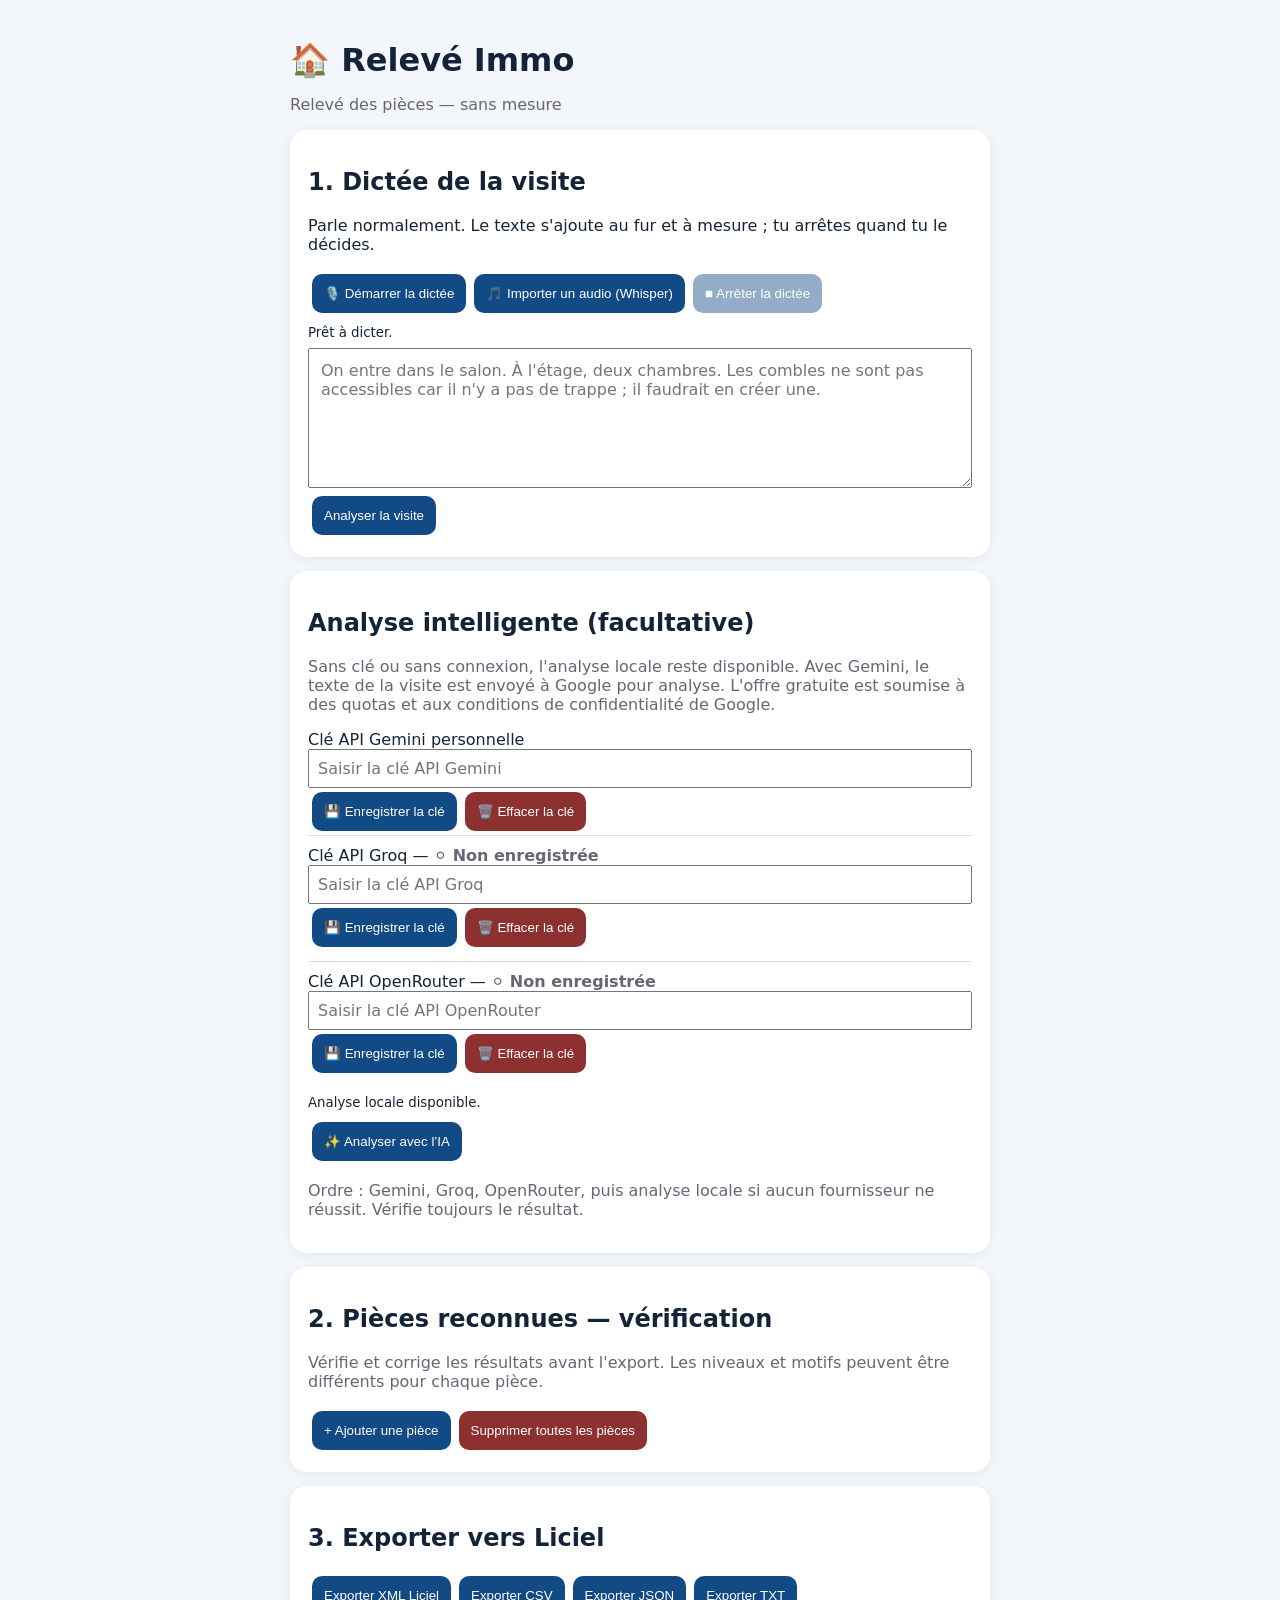
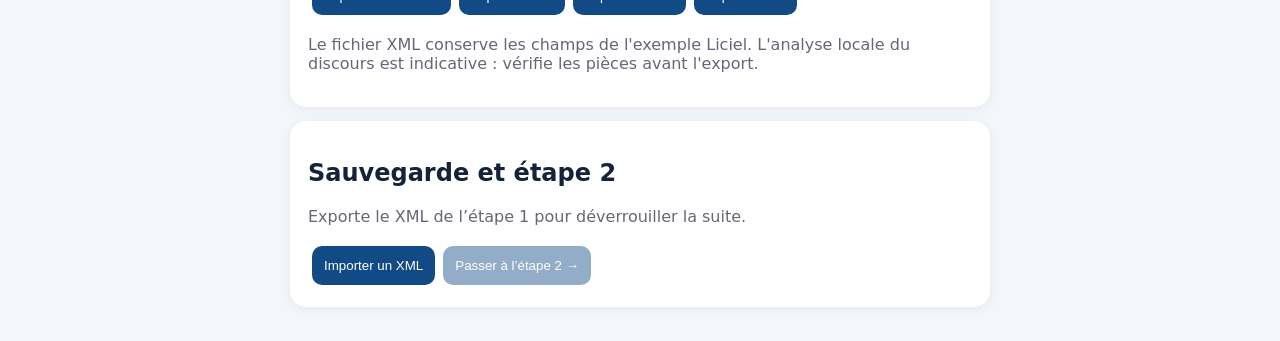
<file: etape1/index.html>
<!doctype html><html lang="fr"><meta charset="utf-8"><meta name="viewport" content="width=device-width,initial-scale=1"><title>Relevé Immo — Étape 1</title><style>body{font-family:system-ui;background:#f3f6fa;color:#142338;margin:0;padding:20px}main{max-width:700px;margin:auto}section{background:white;border-radius:16px;padding:18px;margin:14px 0;box-shadow:0 2px 12px #0001}button{border:0;background:#124a85;color:white;border-radius:10px;padding:12px;margin:4px;cursor:pointer}button:disabled{opacity:.45}textarea{width:100%;min-height:140px;box-sizing:border-box;padding:12px;font:inherit}input{font:inherit;padding:8px}li{margin:8px 0}.muted{color:#667}small{display:block}h1{margin-bottom:0}.danger-key{background:#8d3030}.key-status{font-weight:600}.key-status.saved{color:#16803c}.key-status.missing{color:#667}</style><main><h1>🏠 Relevé Immo</h1><p class="muted">Relevé des pièces — sans mesure</p>
<section><h2>1. Dictée de la visite</h2><p>Parle normalement. Le texte s'ajoute au fur et à mesure ; tu arrêtes quand tu le décides.</p><button id="mic">🎙️ Démarrer la dictée</button><button id="importaudio" type="button">🎵 Importer un audio (Whisper)</button><button id="stop" disabled>■ Arrêter la dictée</button><small id="status">Prêt à dicter.</small><textarea id="speech" placeholder="On entre dans le salon. À l'étage, deux chambres. Les combles ne sont pas accessibles car il n'y a pas de trappe ; il faudrait en créer une."></textarea><button id="parse">Analyser la visite</button></section>
<section><h2>Analyse intelligente (facultative)</h2><p class="muted">Sans clé ou sans connexion, l'analyse locale reste disponible. Avec Gemini, le texte de la visite est envoyé à Google pour analyse. L'offre gratuite est soumise à des quotas et aux conditions de confidentialité de Google.</p><label for="geminikey">Clé API Gemini personnelle</label><input id="geminikey" type="password" autocomplete="off" placeholder="Saisir la clé API Gemini" style="width:100%;box-sizing:border-box"><button id="savekey">💾 Enregistrer la clé</button><button id="delkey" class="danger-key">🗑️ Effacer la clé</button><div id="providerkeys"></div><small id="aistatus">Analyse locale disponible.</small><div id="aiprogress" style="display:none;border:1px solid #d8e1ec;border-radius:10px;padding:10px;margin:10px 0"><strong>Suivi des modèles IA</strong><div id="aitimer">Temps écoulé : 00:00</div><div id="ailog" role="log" aria-live="polite" style="white-space:pre-wrap;font-size:.9em;max-height:200px;overflow:auto"></div><button id="aicancel" style="background:#8d3030">Annuler l’analyse</button></div><button id="ai">✨ Analyser avec l’IA</button><p class="muted">Ordre : Gemini, Groq, OpenRouter, puis analyse locale si aucun fournisseur ne réussit. Vérifie toujours le résultat.</p></section>
<section><h2>2. Pièces reconnues — vérification</h2><p class="muted">Vérifie et corrige les résultats avant l'export. Les niveaux et motifs peuvent être différents pour chaque pièce.</p><ol id="rooms"></ol><button id="add">+ Ajouter une pièce</button><button id="clearrooms" style="background:#8d3030">Supprimer toutes les pièces</button></section>
<section><h2>3. Exporter vers Liciel</h2><button id="xml">Exporter XML Liciel</button><button id="csv">Exporter CSV</button><button id="json">Exporter JSON</button><button id="txt">Exporter TXT</button><p class="muted">Le fichier XML conserve les champs de l'exemple Liciel. L'analyse locale du discours est indicative : vérifie les pièces avant l'export.</p></section>
<section id="step1gate"><h2>Sauvegarde et étape 2</h2><p id="exportguard" class="muted">Exporte le XML de l’étape 1 pour déverrouiller la suite.</p><button id="importxml">Importer un XML</button><input id="xmlfile" type="file" accept=".xml,text/xml,application/xml" hidden><button id="nextstep" disabled>Passer à l’étape 2 →</button></section>
</main>
<style>.room{border-bottom:1px solid #ddd;padding:10px 0}.room label{display:block;margin:7px 0 3px;font-size:.9em}.room input,.room select{width:100%;box-sizing:border-box}.room button{background:#8d3030}.room .fields{display:grid;grid-template-columns:1fr 1fr;gap:8px}@media(max-width:500px){.room .fields{grid-template-columns:1fr}}select{font:inherit;padding:9px}.room textarea{min-height:60px}small{margin:8px 0}</style>
<script>
const $=id=>document.getElementById(id);
const levels=['Sous-sol','Rez de chaussée','Entresol','1er étage','2e étage','3e étage','4e étage','5e étage','Combles','Grenier','Toiture','Extérieur'];
let rooms=[], keys=[];
const types=[['Salle de bains',/\b(?:salles? de bains?|sdb)\b/gi],['Salle d’eau',/\b(?:salles? d['’ ]eau)\b/gi],['WC',/\b(?:wc|toilettes?)\b/gi],['Chambre',/\bchambres?\b/gi],['Dégagement',/\b(?:d[ée]gagements?|couloirs?)\b/gi],['Salon',/\bsalons?\b/gi],['Séjour',/\bs[ée]jours?\b/gi],['Cuisine',/\bcuisines?\b/gi],['Entrée',/\bentr[ée]es?\b/gi],['Buanderie',/\bbuanderies?\b/gi],['Garage',/\bgarages?\b/gi],['Grenier',/\bgreniers?\b/gi],['Combles',/\bcombles?\b/gi],['Placard',/\bplacards?\b/gi],['Cellier',/\bcelliers?\b/gi],['Bureau',/\bbureaux?\b/gi],['Terrasse',/\bterrasses?\b/gi],['Balcon',/\bbalcons?\b/gi],['Cave',/\bcaves?\b/gi],['Escalier',/\bescaliers?\b/gi],['Dressing',/\bdressings?\b/gi],['Local technique',/\blocaux? techniques?\b/gi]];
function inferFloor(s,current){if(/\b(?:sous.sol|sous sol|cave|sous.sol)\b/i.test(s))return 'Sous-sol';if(/\b(?:rez.de.chauss[ée]e|rez de chauss[ée]e|rdc)\b/i.test(s))return 'Rez de chaussée';if(/\b(?:premier [ée]tage|1er [ée]tage|1er|au premier|[àa] l['’][ée]tage|[àa] l [ée]tage)\b/i.test(s))return '1er étage';if(/\b(?:deuxi[èe]me [ée]tage|2e [ée]tage|second [ée]tage)\b/i.test(s))return '2e étage';if(/\b(?:troisi[èe]me [ée]tage|3e [ée]tage)\b/i.test(s))return '3e étage';if(/\b(?:combles|grenier)\b/i.test(s))return 'Combles';return current}
function inferIssue(s){let justification='',means='';if(/(?:pas de trappe|absence de trappe|sans trappe|aucune trappe)/i.test(s)){justification='Absence de trappe d’accès';means='Création d’une trappe de visite'}else if(/(?:ferm[ée]e? [àa] cl[ée]|pas de cl[ée]|pas de clef|absence de cl[ée]|absence de clef|cl[ée] manquante)/i.test(s)){justification='Absence de clé';means='Obtenir la clé'}else if(/(?:inaccessible|impossible d['’ ]y acc[ée]der|non visit[ée])/i.test(s)){justification='Pièce inaccessible';means='Permettre l’accès à la pièce'}return {justification,means}}
function parse(){
  const s=$('speech').value;
  const found=[];
  // Noms particuliers explicitement prononcés : priorité aux catégories génériques.
  const named=[
    ['Salon avec cuisine',/\bsalons?\s+(?:(?:ouverts?\s+sur)|avec)\s+(?:(?:la|une)\s+)?cuisines?\b/gi],
    ['Loveroom',/\b(?:love[ -]?room|loveroom)\b/gi],
    ['Salle de jeu',/\bsalles? de jeux?\b/gi],
    ['Chambre enfant',/\bchambres? (?:d['’ ]enfant|enfant|des enfants)\b/gi],
    ['Chambre parentale',/\bchambres? parentales?\b/gi],
    ["Chambre d'amis",/\bchambres? d['’ ]amis\b/gi],
    ['Chambre principale',/\bchambres? principales?\b/gi],
    ['Chambre invités',/\bchambres? (?:d['’ ]invités?|invités?)\b/gi],
    ['Bureau principal',/\bbureaux? principaux?\b/gi]
  ];
  const occupied=[];
  for(const [name,re] of named)for(const m of s.matchAll(re)){
    found.push({at:m.index,name,word:m[0],special:true});occupied.push([m.index,m.index+m[0].length]);
  }
  for(const [name,re] of types)for(const m of s.matchAll(re)){
    if(occupied.some(([a,b])=>m.index<b&&m.index+m[0].length>a))continue;
    found.push({at:m.index,name,word:m[0],special:false});
  }
  found.sort((a,b)=>a.at-b.at);
  let floor='Rez de chaussée',last=0;
  const nextRooms=[];
  const nums={un:1,une:1,deux:2,trois:3,quatre:4,cinq:5,six:6,sept:7,huit:8,neuf:9,dix:10};
  for(let i=0;i<found.length;i++){
    const f=found[i];floor=inferFloor(s.slice(last,f.at),floor);
    const next=found[i+1]?.at??s.length;
    const context=s.slice(f.at,next);
    const pre=s.slice(Math.max(0,f.at-90),f.at);
    const quantity=pre.match(/(?:\b(\d+)\s*|\b(un|une|deux|trois|quatre|cinq|six|sept|huit|neuf|dix)\s+)(?:petites? |grandes? )?$/i);
    const count=Math.min(20,Math.max(1,quantity?(Number(quantity[1])||nums[quantity[2].toLowerCase()]):1));
    const pieceFloor=(f.name==='Combles'||f.name==='Grenier')?'Combles':floor;
    const issue=inferIssue(context);
    for(let j=0;j<count;j++)nextRooms.push({name:f.name,floor:pieceFloor,...issue});
    last=f.at+f.word.length;
  }
  rooms=normalizeRoomNames(nextRooms);keys=[];render();
  $('status').textContent=rooms.length+' pièce(s) détectée(s). Vérifie le résultat.';
}
function normalizedRoomName(name){return String(name||'').trim().replace(/\s+/g,' ')}
function normalizeRoomNames(list){
  const generic=/^(Chambre|Salle de bains|Salle d’eau|WC|Dégagement|Salon|Séjour|Cuisine|Entrée|Buanderie|Garage|Grenier|Combles|Placard|Cellier|Bureau|Terrasse|Balcon|Cave|Escalier|Dressing|Local technique)(?:\s+\d+)?$/i;
  const groups=new Map();
  for(const r of list){r.name=normalizedRoomName(r.name);const m=r.name.match(generic);if(!m)continue;const k=m[1].toLocaleLowerCase('fr');if(!groups.has(k))groups.set(k,[]);groups.get(k).push({r,base:m[1]})}
  for(const entries of groups.values()){if(entries.length<2)continue;entries.forEach(({r,base},i)=>r.name=base+' '+(i+1))}
  return list
}
function localStairs(transcript){
  const text=$('speech').value;
  const hits=[...text.matchAll(/\bescaliers?\b/gi)];
  let floor='Rez de chaussée',last=0;
  return hits.map(hit=>{
    floor=inferFloor(text.slice(last,hit.index),floor);
    last=hit.index+hit[0].length;
    return {name:'Escalier',floor,justification:'',means:''}
  })
}
function render(){const list=$('rooms');list.replaceChildren();rooms.forEach((r,i)=>{const li=document.createElement('li');li.className='room';const title=document.createElement('strong');title.textContent='Pièce '+(i+1);li.append(title);function field(label,value,onchange,options){const lab=document.createElement('label');lab.textContent=label;const el=options?document.createElement('select'):document.createElement('input');if(options){for(const opt of [...options,...(options.includes(value)?[]:[value])]){const o=document.createElement('option');o.value=opt;o.textContent=opt;el.append(o)}}el.value=value;el.onchange=()=>onchange(el.value);li.append(lab,el)}field('Nom de la pièce',r.name,v=>r.name=v);field('Niveau',r.floor,v=>r.floor=v,levels);field('Justification de non-visite',r.justification||'',v=>r.justification=v);field('Moyen à mettre en œuvre',r.means||'',v=>r.means=v);const del=document.createElement('button');del.textContent='Supprimer';del.onclick=()=>{rooms.splice(i,1);render()};li.append(del);list.append(li)})}
let aiStarted=0,aiTimer=null,aiRunning=false;
function aiStop(){aiRunning=false;if(aiTimer!==null)clearInterval(aiTimer);aiTimer=null;$('ai').disabled=false;$('aicancel').disabled=true}
function aiBegin(){aiStop();aiRunning=true;aiStarted=Date.now();$('aiprogress').style.display='block';$('ailog').textContent='';$('ai').disabled=true;$('aicancel').disabled=false;aiTimer=setInterval(()=>{const secs=Math.floor((Date.now()-aiStarted)/1000);$('aitimer').textContent='Temps écoulé : '+String(Math.floor(secs/60)).padStart(2,'0')+':'+String(secs%60).padStart(2,'0')},250)}
window.releveGeminiProgress=(kind,model,detail)=>{if(!aiRunning)return;const line=(kind==='trying'?'⏳ ':kind==='failed'?'❌ ':kind==='success'?'✅ ':'ℹ️ ')+(model?model+' — ':'')+detail;$('ailog').textContent+=line+'\n';$('ailog').scrollTop=$('ailog').scrollHeight};
window.releveGeminiCancelled=()=>{if(aiRunning)window.releveGeminiProgress('info','','Analyse annulée');aiStop();$('aistatus').textContent='Analyse IA annulée. La dictée est conservée.'};
$('aicancel').onclick=()=>{if(window.AndroidAI?.cancelGemini)window.AndroidAI.cancelGemini();else window.releveGeminiCancelled()};
const providerNames={groq:'Groq',openrouter:'OpenRouter'};
for(const [provider,name] of Object.entries(providerNames)){
 const section=document.createElement('div');section.style='border-top:1px solid #ddd;padding:10px 0';
 const label=document.createElement('label');label.htmlFor=`key-${provider}-1`;label.textContent=`Clé API ${name} — `;
 const status=document.createElement('span');status.id=`status-${provider}-1`;status.className='key-status missing';status.textContent='⚪ Non enregistrée';label.appendChild(status);section.appendChild(label);
 const input=document.createElement('input');input.id=`key-${provider}-1`;input.type='password';input.autocomplete='off';input.placeholder=`Saisir la clé API ${name}`;input.style='width:100%;box-sizing:border-box';section.appendChild(input);
 const save=document.createElement('button');save.textContent='💾 Enregistrer la clé';save.onclick=()=>{if(!window.AndroidAI?.setProviderKey){status.textContent='Disponible dans l’APK Android';return}if(!input.value.trim()){status.textContent='Saisir une clé';return}window.AndroidAI.setProviderKey(provider,1,input.value)};section.appendChild(save);
 const del=document.createElement('button');del.textContent='🗑️ Effacer la clé';del.style.background='#8d3030';del.onclick=()=>window.AndroidAI?.setProviderKey?.(provider,1,'');section.appendChild(del);
 $('providerkeys').appendChild(section);
}
function setKeyStatus(el,exists,error=''){el.className='key-status '+(exists?'saved':'missing');el.textContent=error|| (exists?'🟢 Enregistrée':'⚪ Non enregistrée')}
window.releveProviderKeySaved=(provider,slot,ok,exists)=>{const status=$(`status-${provider}-1`);if(!status||slot!==1)return;setKeyStatus(status,ok?!!exists:false,ok?'':'Erreur d’enregistrement');if(ok)$(`key-${provider}-1`).value=''};
window.releveProviderKeyStatus=json=>{try{const state=JSON.parse(json);for(const provider of Object.keys(providerNames)){const status=$(`status-${provider}-1`);if(status)setKeyStatus(status,!!state[provider]?.[0])}}catch(e){}};
if(window.AndroidAI?.getProviderKeyStatus)window.AndroidAI.getProviderKeyStatus();
window.releveGeminiKeyStatus=exists=>{$('aistatus').textContent=exists?'🟢 Clé Gemini enregistrée sur ce téléphone.':'⚪ Aucune clé Gemini. Groq ou OpenRouter seront essayés si configurés.'};
window.releveGeminiKeySaved=ok=>{$('aistatus').textContent=ok?'🟢 Réglage Gemini enregistré.':'Impossible d’enregistrer la clé.';if(ok)$('geminikey').value='';};
window.releveGeminiResult=json=>{aiStop();try{const data=JSON.parse(json);if(!Array.isArray(data.pieces)||!data.pieces.length)throw Error('Réponse vide');const allowed=new Set(levels);const next=data.pieces.slice(0,200).map(r=>({name:String(r.name||'').trim(),floor:allowed.has(r.floor)?r.floor:'Rez de chaussée',justification:String(r.justification||''),means:String(r.means||'')}));if(next.some(r=>!r.name))throw Error('Pièce sans nom');const stairs=localStairs($('speech').value);const geminiStairs=next.filter(r=>/^escalier(?:\s+\d+)?$/i.test(r.name));if(geminiStairs.length>stairs.length&&stairs.length){let surplus=geminiStairs.length-stairs.length;for(let i=next.length-1;i>=0&&surplus;i--){if(/^escalier(?:\s+\d+)?$/i.test(next[i].name)){next.splice(i,1);surplus--}}}else if(!geminiStairs.length){next.push(...stairs)}rooms=normalizeRoomNames(next);keys=[];render();$('aistatus').textContent=rooms.length+' pièces analysées avec l’IA. Vérifie les niveaux et les champs.';}catch(e){window.releveGeminiError('Réponse IA invalide')}};
window.releveGeminiError=message=>{aiStop();$('aistatus').textContent='Aucune IA disponible ('+message+'). Analyse locale utilisée.';parse();};
$('savekey').onclick=()=>{if(!window.AndroidAI){$('aistatus').textContent='Clé disponible uniquement dans l’application Android.';return}window.AndroidAI.setGeminiKey($('geminikey').value)};
$('delkey').onclick=()=>{if(window.AndroidAI)window.AndroidAI.setGeminiKey('')};
$('ai').onclick=()=>{const t=$('speech').value.trim();if(!t){$('aistatus').textContent='Dicte ou saisis la visite avant analyse.';return}if(!window.AndroidAI){$('aistatus').textContent='Analyse IA indisponible dans ce navigateur. Analyse locale.';parse();return}if(!confirm('Envoyer la transcription au premier service IA disponible (Gemini, Groq ou OpenRouter) ?'))return;$('aistatus').textContent='Analyse IA en cours…';aiBegin();window.AndroidAI.analyzeGemini(t)};
if(window.AndroidAI)window.AndroidAI.hasGeminiKey();
$('clearrooms').onclick=()=>{if(!rooms.length)return;if(!confirm('Supprimer toutes les pièces reconnues ? La dictée sera conservée.'))return;rooms=[];keys=[];render();$('status').textContent='Toutes les pièces ont été supprimées.'};
$('parse').onclick=parse;$('add').onclick=()=>{rooms.push({name:'Nouvelle pièce',floor:rooms.at(-1)?.floor||'Rez de chaussée',justification:'',means:''});render()};
function encode1252(s){const map={'€':128,'‚':130,'ƒ':131,'„':132,'…':133,'†':134,'‡':135,'ˆ':136,'‰':137,'Š':138,'‹':139,'Œ':140,'Ž':142,'‘':145,'’':146,'“':147,'”':148,'•':149,'–':150,'—':151,'˜':152,'™':153,'š':154,'›':155,'œ':156,'ž':158,'Ÿ':159};const arr=[];for(const c of s){const n=c.codePointAt(0);if(n<=127||(n>=160&&n<=255))arr.push(n);else if(map[c]!==undefined)arr.push(map[c]);else{const ent='&#'+n+';';for(const x of ent)arr.push(x.charCodeAt(0))}}return new Uint8Array(arr)}
function download(content,name,type,encoding='utf8'){const bytes=encoding==='cp1252'?encode1252(content):new TextEncoder().encode(content);if(window.AndroidFiles&&typeof window.AndroidFiles.save==='function'){let binary='';for(let i=0;i<bytes.length;i+=8192)binary+=String.fromCharCode(...bytes.subarray(i,i+8192));window.AndroidFiles.save(name,type,btoa(binary));return}const u=URL.createObjectURL(new Blob([bytes],{type})),a=document.createElement('a');a.href=u;a.download=name;a.click();setTimeout(()=>URL.revokeObjectURL(u),1000)}
function xmlEscape(v){return String(v??'').replace(/&/g,'&amp;').replace(/</g,'&lt;').replace(/>/g,'&gt;').replace(/"/g,'&quot;')}
function newKey(i){const d=new Date(),p=[d.getFullYear(),d.getMonth()+1,d.getDate(),d.getHours(),d.getMinutes(),d.getSeconds()].map((x,j)=>String(x).padStart(j?2:4,'0'));return p.join('_')+'_'+String(Math.floor(Math.random()*1e15)).padStart(15,'0')+'_'+i}
function exportXml(){if(!rooms.length){alert('Ajoute au moins une pièce.');return}while(keys.length<rooms.length)keys.push(newKey(keys.length));const fields=(r,i)=>[['id_classement_champs',String(i).padStart(5,'0')],['Lot',''],['PieceHorsCREP',''],['PieceExterieure',''],['ClefComposant',keys[i]],['Batiment',r.floor],['Local',r.name],['Justification',r.justification||''],['MoyenAMettreEnOeuvre',r.means||'']].map(([k,v])=>'          <LiColonne_'+k+'>'+xmlEscape(v)+'</LiColonne_'+k+'>').join('\n');const xml='<LiTable_General_Pieces_Toutes>\n'+rooms.map((r,i)=>'     <LiItem_table_General_Pieces_Toutes>\n'+fields(r,i)+'\n     </LiItem_table_General_Pieces_Toutes>').join('\n')+'\n</LiTable_General_Pieces_Toutes>\n';pendingStep1Export=true;download(xml,'Table_General_Pieces_Toutes.xml','application/xml','cp1252');if(!window.AndroidFiles){pendingStep1Export=false;unlockStep2('Export XML lancé dans le navigateur : vérifie le téléchargement.')}}
$('xml').onclick=exportXml;
$('json').onclick=()=>download(JSON.stringify({type:'releve_sommaire',pieces:rooms},null,2),'releve_pieces.json','application/json');
$('csv').onclick=()=>download('\ufeff'+['Ordre;Pièce;Niveau;Justification;Moyen à mettre en œuvre',...rooms.map((r,i)=>[i+1,r.name,r.floor,r.justification,r.means].map(x=>'"'+String(x||'').replaceAll('"','""')+'"').join(';'))].join('\r\n'),'releve_pieces.csv','text/csv');
$('txt').onclick=()=>{const transcript=$('speech').value;const pieces=rooms.map((r,i)=>`${i+1}. ${r.name} — ${r.floor}${r.justification?' — '+r.justification:''}${r.means?' — '+r.means:''}`).join('\n');download('TRANSCRIPTION INTÉGRALE DE LA VISITE\n\n'+(transcript||'(Aucune dictée)')+'\n\nLISTE DES PIÈCES RECONNUES\n\n'+(pieces||'(Aucune pièce)')+'\n','descriptif_pieces.txt','text/plain')};
let speechPartial='';
function clearSpeechPartial(){if(speechPartial&&$('speech').value.endsWith(speechPartial))$('speech').value=$('speech').value.slice(0,-speechPartial.length);speechPartial=''}
window.releveNativeSpeechResult=(text,status)=>{clearSpeechPartial();if(text)$('speech').value=($('speech').value.trim()+' '+text).trim()+' ';$('status').textContent=status||'Dictée en cours';};
window.releveNativeSpeechPartial=text=>{clearSpeechPartial();if(text){speechPartial=text;$('speech').value+=$('speech').value.endsWith(' ')?text:' '+text}$('status').textContent='Écoute en cours…'};
window.releveNativeSpeechState=(active,status)=>{if(!active)clearSpeechPartial();$('mic').disabled=!!active;$('stop').disabled=!active;$('status').textContent=status|| (active?'Écoute en cours…':'Dictée arrêtée')};
window.releveNativeFileStatus=message=>{$('status').textContent=message};
if(window.AndroidSpeech&&typeof window.AndroidSpeech.start==='function'){$('mic').onclick=()=>window.AndroidSpeech.start();$('stop').onclick=()=>window.AndroidSpeech.stop();}else{let rec,active=false;const Speech=window.SpeechRecognition||window.webkitSpeechRecognition;if(!Speech){$('mic').disabled=true;$('status').textContent='Reconnaissance vocale indisponible. Saisie manuelle possible.'}else{function begin(){if(!active)return;rec=new Speech();rec.lang='fr-FR';rec.continuous=true;rec.interimResults=true;rec.onresult=e=>{for(let i=e.resultIndex;i<e.results.length;i++){const x=e.results[i];if(x.isFinal)window.releveNativeSpeechResult(x[0].transcript,'Dictée en cours…');else window.releveNativeSpeechPartial(x[0].transcript)}};rec.onend=()=>{if(active)setTimeout(begin,400)};rec.onerror=e=>{$('status').textContent='Micro : '+e.error;if(e.error==='not-allowed'){$('stop').click()}};try{rec.start()}catch(e){$('status').textContent=e.message}}$('mic').onclick=()=>{active=true;window.releveNativeSpeechState(true,'Écoute en cours…');begin()};$('stop').onclick=()=>{active=false;try{rec?.stop()}catch(e){}window.releveNativeSpeechState(false,'Dictée arrêtée')}}}

// Passage à une page indépendante : transmission des pièces par l'URL locale.
let pendingStep1Export=false, step1Saved=false;
function unlockStep2(message){step1Saved=true;$('nextstep').disabled=false;$('exportguard').textContent=message||'XML de l’étape 1 sauvegardé ✓';}
const previousFileStatus=window.releveNativeFileStatus;
window.releveNativeFileStatus=message=>{previousFileStatus?.(message);if(pendingStep1Export){pendingStep1Export=false;if(message==='Fichier enregistré')unlockStep2('XML de l’étape 1 enregistré ✓');else $('exportguard').textContent='Export non confirmé : '+message;}};
function parseImportedXml(text){const doc=new DOMParser().parseFromString(text,'application/xml');if(doc.querySelector('parsererror'))throw Error('XML invalide');if(doc.documentElement.tagName!=='LiTable_General_Pieces_Toutes')throw Error('Ce fichier n’est pas un XML de l’étape 1');const list=[...doc.getElementsByTagName('LiItem_table_General_Pieces_Toutes')];if(!list.length)throw Error('Aucune pièce');rooms=list.map(node=>{const get=k=>node.getElementsByTagName('LiColonne_'+k)[0]?.textContent||'';return {name:get('Local'),floor:get('Batiment')||'Rez de chaussée',justification:get('Justification'),means:get('MoyenAMettreEnOeuvre')}});keys=list.map((node,i)=>node.getElementsByTagName('LiColonne_ClefComposant')[0]?.textContent||newKey(i));render();unlockStep2('XML de l’étape 1 importé ✓');$('status').textContent=rooms.length+' pièces importées';}
function readXmlBytes(bytes){try{parseImportedXml(new TextDecoder('windows-1252').decode(bytes))}catch(e){alert('Import impossible : '+e.message)}}
$('importxml').onclick=()=>{if(window.AndroidFiles?.openXml)window.AndroidFiles.openXml();else $('xmlfile').click()};
$('xmlfile').onchange=async e=>{const file=e.target.files?.[0];if(file)readXmlBytes(new Uint8Array(await file.arrayBuffer()));e.target.value=''};
window.releveNativeXmlImported=base64=>{const binary=atob(base64);readXmlBytes(Uint8Array.from(binary,c=>c.charCodeAt(0)))};
$('nextstep').onclick=()=>{if(!step1Saved)return;const payload=encodeURIComponent(JSON.stringify({rooms,keys}));location.href='../etape2/index.html#'+payload;};
// Si l'utilisateur modifie une pièce après l'export, il doit la sauvegarder à nouveau.
$('rooms').addEventListener('input',()=>{if(step1Saved){step1Saved=false;$('nextstep').disabled=true;$('exportguard').textContent='Pièces modifiées : exporte à nouveau le XML.'}});

// Transcription audio en ligne indépendante de la dictée Android existante.
let audioImportRunning=false;
$('importaudio').onclick=()=>{
  if(audioImportRunning)return;
  if(!window.AndroidAI || typeof window.AndroidAI.importAudio!=='function'){
    $('status').textContent='Import audio disponible uniquement dans la nouvelle APK Android.';return;
  }
  audioImportRunning=true;$('importaudio').disabled=true;
  $('status').textContent='Choisis un fichier MP3, M4A ou WAV.';
  try{window.AndroidAI.importAudio();}catch(e){window.releveAudioError('Impossible de sélectionner le fichier.');}
};
window.releveAudioProgress=message=>{
  $('status').textContent=message;
  if(/annulée/i.test(message)){audioImportRunning=false;$('importaudio').disabled=false;}
};
window.releveAudioResult=text=>{
  audioImportRunning=false;$('importaudio').disabled=false;
  const field=$('speech');
  field.value+=(field.value.trim()?'\n':'')+text;
  $('status').textContent='Transcription terminée. Vérifie le texte puis lance l’analyse habituelle.';
};
window.releveAudioError=message=>{
  audioImportRunning=false;$('importaudio').disabled=false;
  $('status').textContent='Audio : '+message;
};
</script></html>
</file>
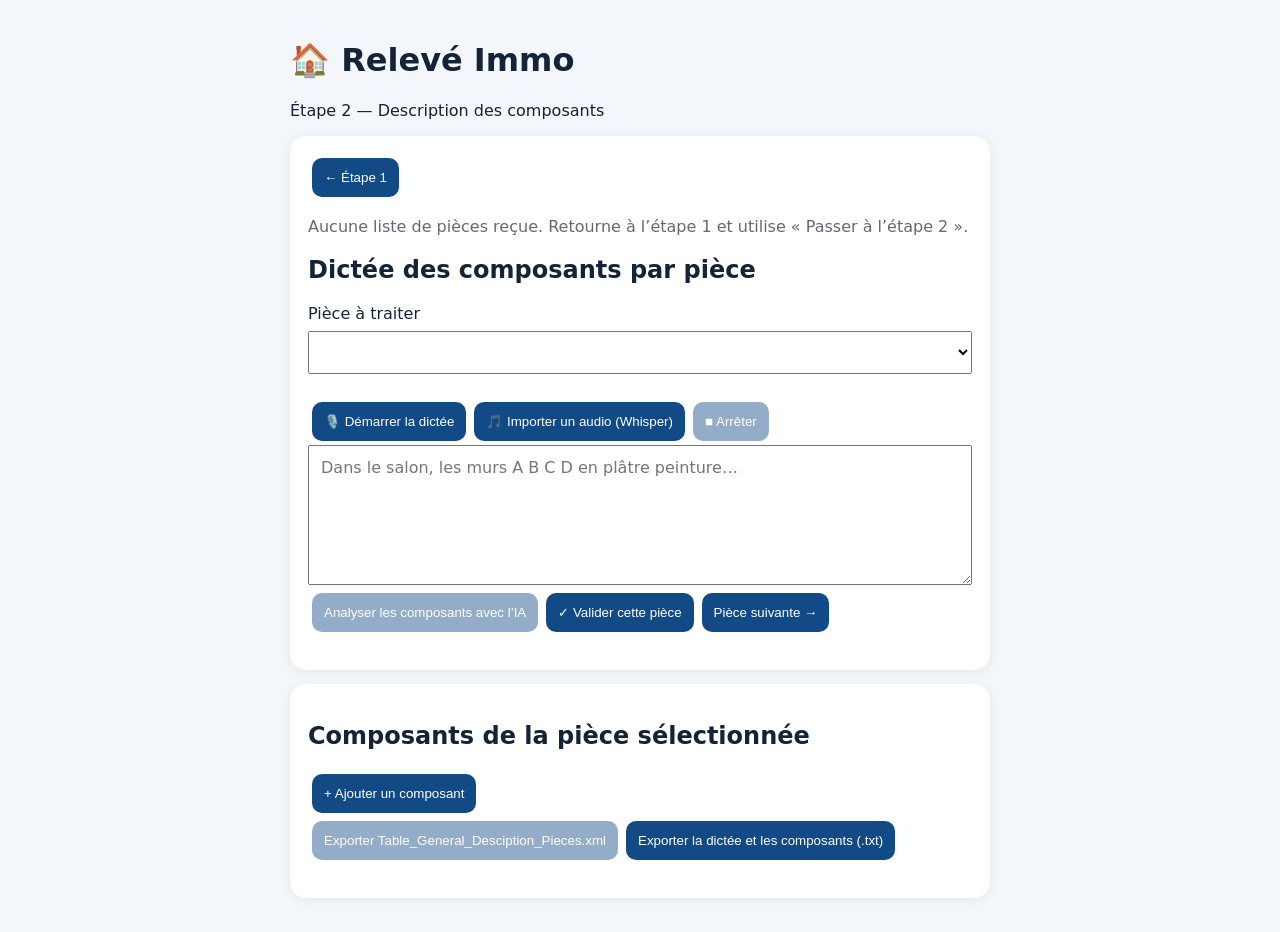
<file: etape2/index.html>
<!doctype html><html lang="fr"><head><meta charset="utf-8"><meta name="viewport" content="width=device-width,initial-scale=1"><title>Relevé Immo — Étape 2</title><style>body{font-family:system-ui;background:#f3f6fa;color:#142338;margin:0;padding:20px}main{max-width:700px;margin:auto}section{background:white;border-radius:16px;padding:18px;margin:14px 0;box-shadow:0 2px 12px #0001}button{border:0;background:#124a85;color:white;border-radius:10px;padding:12px;margin:4px;cursor:pointer}button:disabled{opacity:.45}textarea{width:100%;min-height:140px;box-sizing:border-box;padding:12px;font:inherit}input{font:inherit;padding:8px;width:100%;box-sizing:border-box}.muted{color:#667}.room{border-bottom:1px solid #ddd;padding:10px 0}.room label{display:block;margin:8px 0 3px}.delete-component{display:block;margin:8px auto 4px;background:#c62828;color:white}.delete-component:hover{background:#a91e1e}</style></head><body><main><h1>🏠 Relevé Immo</h1><p>Étape 2 — Description des composants</p><section><button id="backstep">← Étape 1</button><p id="roomstatus" class="muted"></p><h2>Dictée des composants par pièce</h2><label for="pieceSelect">Pièce à traiter</label><select id="pieceSelect" style="width:100%;padding:12px;margin:8px 0"></select><p id="pieceProgress" class="muted"></p><button id="mic2">🎙️ Démarrer la dictée</button><button id="importaudio" type="button">🎵 Importer un audio (Whisper)</button><button id="stop2" disabled>■ Arrêter</button><textarea id="speech2" placeholder="Dans le salon, les murs A B C D en plâtre peinture…"></textarea><button id="parse2">Analyser les composants avec l’IA</button><button id="validatePiece" type="button">✓ Valider cette pièce</button><button id="nextPiece" type="button">Pièce suivante →</button><p id="parse2status" class="muted"></p></section><section><h2>Composants de la pièce sélectionnée</h2><button id="addcomponent">+ Ajouter un composant</button><div id="components"></div><button id="exportstep2">Exporter Table_General_Desciption_Pieces.xml</button><button id="exporttxt2">Exporter la dictée et les composants (.txt)</button><p id="step2status" class="muted"></p></section></main><script>
const $=id=>document.getElementById(id);
let rooms=[],keys=[],step2Items=[];
try{const payload=JSON.parse(decodeURIComponent(location.hash.slice(1)));if(!Array.isArray(payload.rooms)||!payload.rooms.length)throw Error('Pièces absentes');rooms=payload.rooms;keys=payload.keys||[];$('roomstatus').textContent=rooms.length+' pièces reçues depuis l’étape 1.';}catch(e){$('roomstatus').textContent='Aucune liste de pièces reçue. Retourne à l’étape 1 et utilise « Passer à l’étape 2 ».';$('parse2').disabled=true;$('exportstep2').disabled=true;}
$('backstep').onclick=()=>location.href='../etape1/index.html';

// Chaque pièce conserve sa dictée, ses composants et son statut.
// Les pièces sont identifiées par leur position dans le XML 1, même si leurs noms se répètent.
const progressKey='releve_immo_etape2_pieces_v1';
let selectedPiece=0, pieceData=[], speechDraft='';
function roomLabel(i){const r=rooms[i];return `${i+1}. ${r.name} (${r.floor||'Niveau non indiqué'})`;}
function roomLocation(i){const r=rooms[i];return (r.floor?r.floor+' - ':'')+r.name;}
function saveProgress(){
  if(!rooms.length)return;
  const payload={signature:JSON.stringify(rooms),selectedPiece,pieces:pieceData};
  try{localStorage.setItem(progressKey,JSON.stringify(payload));}catch(e){$('step2status').textContent='Sauvegarde locale impossible : '+e.message;}
}
function storePiece(){
  if(!rooms.length||!pieceData[selectedPiece])return;
  pieceData[selectedPiece].speech=$('speech2').value;
  pieceData[selectedPiece].items=step2Items;
  saveProgress();
}
function countAll(){return pieceData.reduce((n,p)=>n+p.items.length,0);}
function refreshProgress(){
  const done=pieceData.filter(p=>p.validated).length;
  $('pieceProgress').textContent=`${done} pièce(s) validée(s) sur ${rooms.length} · ${countAll()} composant(s) au total.`;
  const select=$('pieceSelect');
  for(let i=0;i<rooms.length;i++){
    select.options[i].textContent=(pieceData[i].validated?'✓ ':'○ ')+roomLabel(i)+` — ${pieceData[i].items.length} composant(s)`;
  }
  $('validatePiece').textContent=pieceData[selectedPiece]?.validated?'✓ Pièce validée — revalider':'✓ Valider cette pièce';
}
function showPiece(index){
  if(index<0||index>=rooms.length||step2Analyzing||audioImportRunning)return;
  storePiece();
  selectedPiece=index;
  const entry=pieceData[index];
  $('pieceSelect').value=String(index);
  $('speech2').value=entry.speech;
  step2Items=entry.items;
  drawStep2();
  $('parse2status').textContent=entry.validated?'Pièce validée. Toute modification nécessite une nouvelle validation.':'Pièce en cours : '+roomLabel(index);
  refreshProgress();
  saveProgress();
}
function markDirty(){
  if(pieceData[selectedPiece])pieceData[selectedPiece].validated=false;
  storePiece();
  refreshProgress();
}
function initializePieces(){
  if(!rooms.length)return;
  pieceData=rooms.map(()=>({speech:'',items:[],validated:false}));
  try{
    const stored=JSON.parse(localStorage.getItem(progressKey)||'null');
    if(stored&&stored.signature===JSON.stringify(rooms)&&Array.isArray(stored.pieces)&&stored.pieces.length===rooms.length){
      pieceData=stored.pieces.map(p=>({speech:String(p.speech||''),items:Array.isArray(p.items)?p.items:[],validated:!!p.validated}));
      selectedPiece=Math.max(0,Math.min(rooms.length-1,Number(stored.selectedPiece)||0));
    }
  }catch(e){}
  const select=$('pieceSelect');select.replaceChildren();
  rooms.forEach((_,i)=>{const o=document.createElement('option');o.value=String(i);select.append(o);});
  select.onchange=()=>showPiece(Number(select.value));
  $('speech2').addEventListener('input',markDirty);
  $('validatePiece').onclick=()=>{
    storePiece();
    if(!pieceData[selectedPiece].items.length&&!confirm('Cette pièce ne contient aucun composant. La valider quand même ?'))return;
    pieceData[selectedPiece].validated=true;saveProgress();refreshProgress();
    $('parse2status').textContent='Pièce validée : '+roomLabel(selectedPiece);
  };
  $('nextPiece').onclick=()=>showPiece((selectedPiece+1)%rooms.length);
  const initial=selectedPiece;selectedPiece=initial;step2Items=pieceData[initial].items;
  $('speech2').value=pieceData[initial].speech;
  select.value=String(initial);
  drawStep2();refreshProgress();
}
function newKey(i){const d=new Date(),p=[d.getFullYear(),d.getMonth()+1,d.getDate(),d.getHours(),d.getMinutes(),d.getSeconds()].map((x,j)=>String(x).padStart(j?2:4,'0'));return p.join('_')+'_'+String(Math.floor(Math.random()*1e15)).padStart(15,'0')+'_'+i}
const step2Fields=['id_classement_champs','CelfComposant','Localistion','Informations','Type','CREP_degaradtion','CREP_degaradtion_Details','CREP_mesure','Data_1','Data_2','Data_3','Data_4'];
function step2Blank(){const r={};for(const k of step2Fields)r[k]='';r.id_classement_champs=String(step2Items.length).padStart(5,'0');r.CelfComposant=newKey(step2Items.length);return r}
// Normalisation Liciel : jamais « après » pour une époque, ni revêtement fictif.
function licielInfo(value){
  let text=String(value??'').trim();
  text=text.replace(/\b(?:après|apres)\s*(?:l['’]an(?:née)?\s*)?(?=\d{2,4}\b)/gi,'>');
  text=text.replace(/\b(?:supérieur(?:e)?\s+à|superieur(?:e)?\s+a)\s*(?=\d{2,4}\b)/gi,'>');
  text=text.replace(/\bRevêtement\s*:\s*(?:non\s+pr[ée]cis[ée]|non\s+renseign[ée]|aucun|n[ée]ant|inconnu)(?=\s*(?:-|$))/gi,'');
  text=text.replace(/\bSubstrat\s*:\s*(?:non\s+pr[ée]cis[ée]|non\s+renseign[ée])(?=\s*(?:-|$))/gi,'');
  text=text.replace(/\s+-\s+-\s+/g,' - ').replace(/^\s*-\s*|\s*-\s*$/g,'').trim();
  return text;
}
// Uniformisation des libellés Liciel, sans inventer de repères.
function normalizeComponentType(value){
  let t=String(value||'').trim().replace(/\s+/g,' ');
  t=t.replace(/^(Fenêtre|Volet|Porte(?: d['’]entrée| de placard| de garage)?|Placard|Grille|Poutre)\s*-\s*(\d+)\b/i,'$1 $2');
  t=t.replace(/^(Fenêtre|Volet|Porte(?: d['’]entrée| de placard| de garage)?|Placard|Grille|Poutre)\s+(\d+)\s+([A-J])$/i,'$1 $2 - $3');
  t=t.replace(/^Sol\s+\d+$/i,'Sol');
  t=t.replace(/^Porte\s+d['’]entrée/i,"Porte d'entrée");
  t=t.replace(/^Porte\s+de\s+placard/i,'Porte de placard');
  t=t.replace(/^Porte\s+de\s+garage/i,'Porte de garage');
  t=t.replace(/^Allège\s*(?:de\s+)?mur\s*-?\s*([A-J])$/i,'Mur avec allège - $1');
  return t;
}
// Numérotation par famille et par pièce : jamais de « 1 » pour un élément unique.
// Les repères de murs (A, B, C...) ne sont pas des numéros de composants.
function numberedFamily(type){
  const t=normalizeComponentType(type);
  const m=t.match(/^(Fenêtre|Volet|Grille|Porte d['’]entrée|Porte de placard|Porte de garage|Porte|Placard|Poutre)\b/i);
  return m?m[1].toLocaleLowerCase('fr'):null;
}
function normalizeRoomNumbering(items){
  const groups=new Map();
  for(const r of items){
    const family=numberedFamily(r.Type);
    if(!family)continue;
    if(!groups.has(family))groups.set(family,[]);
    groups.get(family).push(r);
  }
  for(const group of groups.values()){
    for(let i=0;i<group.length;i++){
      const r=group[i];
      const t=normalizeComponentType(r.Type);
      const match=t.match(/^(Fenêtre|Volet|Grille|Porte d['’]entrée|Porte de placard|Porte de garage|Porte|Placard|Poutre)(?:\s+(\d+))?(?:\s*-\s*([A-J]))?$/i);
      if(!match)continue;
      const base=match[1],repere=match[3]?' - '+match[3].toUpperCase():'';
      // En cas de plusieurs exemplaires, numéroter dans l'ordre de la pièce.
      r.Type=base+(group.length>1?' '+(i+1):'')+repere;
    }
  }
}
function normalizeComponentInfo(value){
  let t=licielInfo(value);
  t=t.replace(/\b(parqu[ée])\b/gi,'Parquet');
  // Une date de substrat ne doit jamais être attribuée à la peinture.
  t=t.replace(/(Revêtement\s*:\s*[^-]+?)\s*-?\s*(>\s*\d{2,4})\b/gi,(full,coat,date)=>{
    if(!/Substrat\s*:/i.test(t))return full;
    return coat.trim();
  });
  const misplaced=String(value||'').match(/Revêtement\s*:\s*[^-]+?\s*-?\s*(>\s*\d{2,4})\b/i);
  if(misplaced&&/Substrat\s*:/i.test(t)&&!new RegExp('Substrat\\s*:[^-]*'+misplaced[1].replace(/\s/g,'\\s*')).test(t))
    t=t.replace(/(Substrat\s*:\s*[^-]+)/i,(m)=>m.trim()+' - '+misplaced[1].replace(/\s/g,''));
  return t.replace(/\s+-\s+-\s+/g,' - ').trim();
}
function referenceRoomsForAI(){
  return pieceData.map((p,i)=>({name:rooms[i].name,floor:rooms[i].floor,validated:p.validated,
    components:p.items.map(x=>({type:x.Type,info:x.Informations}))}))
    .filter((x,i)=>i!==selectedPiece&&x.validated&&x.components.length);
}
function referenceContext(raw){
  // Une référence n'est envoyée que pour une demande explicite de copie/comparaison.
  const intent=/(?:identique(?:s)?\s+(?:à|au|aux|a|que)|même(?:s)?\s+(?:composants?|choses?|éléments?|description)\s+que|copie(?:r|z)?\s+(?:les?\s+)?composants?\s+(?:de|du|des)|reprend(?:re)?\s+(?:les?\s+)?composants?\s+(?:de|du|des))/i;
  if(!intent.test(raw))return '';
  const normalized=s=>String(s).toLocaleLowerCase('fr').normalize('NFD').replace(/[\u0300-\u036f]/g,'').replace(/[’]/g,"'");
  const source=normalized(raw);
  const refs=referenceRoomsForAI().filter(r=>{
    const name=normalized(r.name);
    return name.length>1 && new RegExp('(^|[^a-z0-9])'+name.replace(/[.*+?^${}()|[\]\\]/g,'\\$&')+'(?=$|[^a-z0-9])').test(source);
  });
  if(!refs.length)return '';
  return '\n\nPIÈCES SOURCES EXPRESSÉMENT CITÉES (ne copier que si la dictée le demande, appliquer les exceptions) :\n'+JSON.stringify(refs);
}

function drawStep2(){normalizeRoomNumbering(step2Items);const root=$('components');root.replaceChildren();step2Items.forEach((r,i)=>{const card=document.createElement('div');card.className='room';const title=document.createElement('strong');title.textContent='Composant '+(i+1);card.append(title);for(const [field,label] of [['Localistion','Localisation (niveau - pièce)'],['Type','Type (Sol, Mur - A, Plafond…)'],['Informations','Informations (substrat, revêtement…)']]){const l=document.createElement('label');l.textContent=label;const input=document.createElement('input');input.value=field==='Informations'?normalizeComponentInfo(r[field]):(r[field]||'');input.oninput=()=>{r[field]=field==='Informations'?normalizeComponentInfo(input.value):field==='Type'?normalizeComponentType(input.value):input.value;markDirty();};card.append(l,input)}const details=document.createElement('details');const summary=document.createElement('summary');summary.textContent='Autres champs Liciel';details.append(summary);for(const field of step2Fields.filter(x=>!['Localistion','Type','Informations'].includes(x))){const l=document.createElement('label');l.textContent=field;const input=document.createElement('input');input.value=r[field]||'';input.oninput=()=>{r[field]=input.value;markDirty();};details.append(l,input)}card.append(details);const del=document.createElement('button');del.textContent='Supprimer ce composant';del.className='delete-component';del.onclick=()=>{step2Items.splice(i,1);markDirty();drawStep2()};card.append(del);root.append(card)})}
$('addcomponent').onclick=()=>{const item=step2Blank();item.Localistion=roomLocation(selectedPiece);step2Items.push(item);markDirty();drawStep2()};

// Analyse locale conservatrice : une ligne par composant, sans inventer de mesures CREP.
function norm2(s){return s.toLowerCase().normalize('NFD').replace(/[\u0300-\u036f]/g,'').replace(/[’]/g,"'")}
function componentsFromDictation(raw){
  const segments=raw.replace(/\s+/g,' ').split(/(?<=[.!?;])\s+|\s*,\s*(?=(?:le |la |les |un |une |dans |au |aux |du |des ))/i).filter(Boolean);
  const out=[], warnings=[];let place='',floor='';
  const places=['salon avec cuisine','salon cuisine','salle de bain','salle de jeu','chambre','placard','wc','toilettes','plenum','cave','garage','buanderie','cuisine','salon'];
  const knownRooms=rooms.map(r=>({name:r.name,floor:r.floor}));
  function add(type,info){if(!place){warnings.push('Localisation manquante pour '+type);return}const r=step2Blank();r.Localistion=(floor?floor+' - ':'')+place;r.Type=normalizeComponentType(type);r.Informations=normalizeComponentInfo(info);out.push(r)}
  function infoFor(t){const n=norm2(t);let substrate='',coat='';
    const substrateMatch=n.match(/(?:substrat\s*:\s*)?(placoplatre|placo|platre|plate|beton|parquet|parque|carrelage|bois|pvc|metal|pierre)/);
    if(substrateMatch){substrate=({'placo':'placoplâtre','placoplatre':'placoplâtre','plate':'Plâtre','platre':'Plâtre','beton':'Béton','bois':'Bois','metal':'Métal','pierre':'Pierre','parquet':'Parquet','parque':'Parquet','carrelage':'Carrelage','pvc':'PVC'})[substrateMatch[1]]||substrateMatch[1]}
    const yr=n.match(/(?:superieur a|apres|>\s*)(1949|1940|49|40)/);if(yr&&substrate){substrate+=' >'+(yr[1]==='49'?'1949':yr[1]==='40'?'1940':yr[1]);if(yr[1]==='1940'||yr[1]==='40')warnings.push('Année 1940 à vérifier : '+t.slice(0,65))}
    if(/peinture/.test(n))coat='Peinture';else if(/revetement\s*:\s*carrelage|carrelage\s+(?:du|sur)\s+mur/.test(n))coat='Carrelage';
    else if(/carrelage/.test(n)&&substrate!=='Carrelage')coat='Carrelage';
    if(/parquet|\bparque\b/.test(n)&&substrate!=='Parquet'&&!coat)coat='Parquet';
    return [substrate?'Substrat : '+substrate:'',coat?'Revêtement : '+coat:''].filter(Boolean).join(' - ')
  }
  function letters(text){const n=norm2(text).replace(/\b([a-j])\s*,\s*(?=[a-j]\b)/g,'$1 ');const compact=n.match(/\b([a-j]{2,10})\b/);if(compact)return [...compact[1].toUpperCase()];const m=n.match(/\b(?:murs?|alle?ges?|embrasures?)\s+(?:a|en|de|du|avec|a\s+)?\s*((?:[a-j]\s*[, ]\s*){2,10})\b/);if(m)return [...m[1].matchAll(/[a-j]/g)].map(x=>x[0].toUpperCase());return []}
  // Découper également aux transitions explicites de composants, sans découper les listes de lettres.
  const clauses=segments.flatMap(t=>t.split(/\s+(?=(?:les?\s+(?:murs?|plafonds?|plinthes?|plaintes?|fen[eê]tres?|volets?|portes?|sols?|embrasures?|all[eè]ges?|aleges?|grilles?|poutres?)|l['’]?(?:embrasure|all[eè]ge)|la\s+(?:fen[eê]tre|porte|grille|cave)|dans\s+(?:le|la))\b)/i)).filter(Boolean);
  for(let t of clauses){const n=norm2(t);
    const at=n.match(/(?:dans\s+(?:le|la|les)|\b(?:le|la)\s+)(salon avec cuisine|salon cuisine|salle de bain|salle de jeu|chambre|placard|wc|toilettes|plenum|cave|garage|buanderie|cuisine|salon)\b/);
    if(at){place=at[1]==='toilettes'?'WC':at[1]==='plenum'?'Plénum':at[1]==='wc'?'WC':at[1].replace(/^./,c=>c.toUpperCase());const match=knownRooms.find(r=>norm2(r.name)===norm2(place));floor=match?.floor||floor;}
    if(!place)continue;
    const info=infoFor(t);
    const wall=n.match(/\bmurs?\b/);
    if(wall){const ls=letters(t);if(ls.length){for(const l of [...new Set(ls)])add(/avec\s+all[eè]ge|avec\s+allege/.test(n)?'Mur avec allège - '+l:'Mur - '+l,info)}else if(/\bmur\b/.test(n))add(/avec\s+all[eè]ge|avec\s+allege/.test(n)?'Mur avec allège':'Mur',info);else warnings.push('Murs pluriels sans nombre ni repère : '+t.slice(0,75));continue}
    const special=n.match(/\b(embrasure|allege|alle?ge)\b/);
    if(special){const ls=letters(t);const kind=special[1]==='embrasure'?'Embrasure fenêtre':'Allège fenêtre';if(ls.length)for(const l of [...new Set(ls)])add(kind+' - '+l,info);else warnings.push(kind+' : lettre non reconnue');continue}
    if(/\b(plinthes?|plaintes?)\b/.test(n)){add('Plinthes',info);continue}
    if(/\bplafond\b/.test(n)){add('Plafond',info);continue}
    if(/\bsol\b/.test(n)){add('Sol',info);continue}
    if(/\bpoutres?\b/.test(n)){add(/\bpoutre\b/.test(n)?'Poutre':'Poutres',info);continue}
    for(let [re,kind] of [[/\bfenetre\b/,'Fenêtre'],[/\bvolet\b/,'Volet'],[/\bgrille\b/,'Grilles'],[/\bporte\b/,'Porte']]){
      if(re.test(n)){if(kind==='Porte')kind=/porte\s+d['’]entree/.test(n)?"Porte d'entrée":/porte\s+de\s+placard/.test(n)?'Porte de placard':/porte\s+de\s+garage/.test(n)?'Porte de garage':'Porte';const letter=n.match(/\b(?:en|sur|de|fenetre|volet|grille|porte)\s+([a-j])\b/);const nums=[...n.matchAll(/\b(?:fenetre|volet)\s*(\d+)\b/g)].map(x=>x[1]);if(nums.length){for(const no of [...new Set(nums)])add(kind+' '+no+(letter?' - '+letter[1].toUpperCase():''),info)}else add(kind+(letter?' - '+letter[1].toUpperCase():''),info);break}
    }
  }
  return {items:out,warnings};
}

let step2Analyzing=false;
function addParsedComponents(result, source){
  if(!result.items.length){$('parse2status').textContent='Aucun composant reconnu. Vérifie la dictée.';return}
  result.items.forEach(r=>r.Localistion=roomLocation(selectedPiece));
  step2Items.push(...result.items);
  markDirty();
  step2Items.forEach((r,i)=>r.id_classement_champs=String(i).padStart(5,'0'));
  drawStep2();
  $('parse2status').textContent=result.items.length+' composants ajoutés ('+source+'). '+
    (result.warnings.length?'À vérifier : '+result.warnings.slice(0,8).join(' ; '):'Vérifie chaque ligne avant export.');
}
function localFallback(reason){
  step2Analyzing=false;$('parse2').disabled=false;
  const result=componentsFromDictation('Dans '+rooms[selectedPiece].name+', '+$('speech2').value.trim());
  addParsedComponents(result,'analyse locale de secours');
  if(reason) $('parse2status').textContent+=' IA indisponible : '+reason;
}
window.releveStep2Progress=message=>{$('parse2status').textContent=message;};
window.releveStep2Result=(json,provider)=>{
  if(!step2Analyzing)return;
  try{
    const parsed=JSON.parse(json),components=parsed.components;
    if(!Array.isArray(components)||!components.length)throw Error('Réponse vide');
    const out=[],warnings=Array.isArray(parsed.warnings)?parsed.warnings.map(String):[];
    for(const item of components){
      if(!item||typeof item.room!=='string'||typeof item.type!=='string'||!item.type.trim())throw Error('Composant invalide');
      const match=rooms[selectedPiece];
      const r=step2Blank();
      r.Localistion=roomLocation(selectedPiece);
      r.Type=normalizeComponentType(item.type);r.Informations=normalizeComponentInfo(item.info);
      out.push(r);
    }
    step2Analyzing=false;$('parse2').disabled=false;
    addParsedComponents({items:out,warnings},provider);
  }catch(e){localFallback('réponse IA invalide : '+e.message);}
};
window.releveStep2Error=message=>{if(step2Analyzing)localFallback(message);};
$('parse2').onclick=()=>{
  if(step2Analyzing)return;
  const raw=$('speech2').value.trim();
  if(!raw){$('parse2status').textContent='Dicte ou saisis les composants.';return}
  if(!rooms.length){$('parse2status').textContent='Importe ou valide les pièces à l’étape 1.';return}
  if(window.AndroidAI&&typeof window.AndroidAI.analyzeStep2==='function'){
    step2Analyzing=true;$('parse2').disabled=true;
    $('parse2status').textContent='Recherche des IA disponibles…';
    try{window.AndroidAI.analyzeStep2('Dans '+rooms[selectedPiece].name+', '+raw+referenceContext(raw),JSON.stringify([rooms[selectedPiece]]));}
    catch(e){localFallback('appel Android impossible');}
  }else{
    localFallback('Version Android sans module IA pour l’étape 2');
  }
};


function encode1252(s){const map={'€':128,'‚':130,'ƒ':131,'„':132,'…':133,'†':134,'‡':135,'ˆ':136,'‰':137,'Š':138,'‹':139,'Œ':140,'Ž':142,'‘':145,'’':146,'“':147,'”':148,'•':149,'–':150,'—':151,'˜':152,'™':153,'š':154,'›':155,'œ':156,'ž':158,'Ÿ':159};const arr=[];for(const c of s){const n=c.codePointAt(0);if(n<=127||(n>=160&&n<=255))arr.push(n);else if(map[c]!==undefined)arr.push(map[c]);else{const ent='&#'+n+';';for(const x of ent)arr.push(x.charCodeAt(0))}}return new Uint8Array(arr)}
function download(content,name,type,encoding='utf8'){const bytes=encoding==='cp1252'?encode1252(content):new TextEncoder().encode(content);if(window.AndroidFiles&&typeof window.AndroidFiles.save==='function'){let binary='';for(let i=0;i<bytes.length;i+=8192)binary+=String.fromCharCode(...bytes.subarray(i,i+8192));window.AndroidFiles.save(name,type,btoa(binary));return}const u=URL.createObjectURL(new Blob([bytes],{type})),a=document.createElement('a');a.href=u;a.download=name;a.click();setTimeout(()=>URL.revokeObjectURL(u),1000)}
function xmlEscape(v){return String(v??'').replace(/&/g,'&amp;').replace(/</g,'&lt;').replace(/"/g,'&quot;')}
function exportStep2(){storePiece();pieceData.forEach(p=>normalizeRoomNumbering(p.items));const allItems=pieceData.flatMap(p=>p.items);if(!allItems.length){alert('Ajoute au moins un composant.');return}const xml='<LiTable_General_Desciption_Pieces>\r'+allItems.map((r,i)=>'     <LiItem_table_General_Desciption_Pieces>\r'+step2Fields.map(k=>'          <LiColonne_'+k+'>'+xmlEscape(k==='Informations'?normalizeComponentInfo(r[k]):k==='Type'?normalizeComponentType(r[k]):(r[k]||''))+'</LiColonne_'+k+'>').join('\r')+'\r     </LiItem_table_General_Desciption_Pieces>').join('\r')+'\r</LiTable_General_Desciption_Pieces>\r';download(xml,'Table_General_Desciption_Pieces.xml','application/xml','cp1252')}
$('exportstep2').onclick=exportStep2;

function exportTxtStep2(){
  storePiece();pieceData.forEach(p=>normalizeRoomNumbering(p.items));const transcript=pieceData.map((p,i)=>'['+roomLabel(i)+']\n'+p.speech).join('\n\n').trim();
  if(!transcript&&!countAll()){
    $('step2status').textContent='Aucune dictée ni aucun composant à exporter.';
    return;
  }
  const lines=[
    'RELEVÉ IMMO — ÉTAPE 2',
    'Description des composants',
    '',
    'DICTÉE ORIGINALE',
    '----------------',
    transcript||'(Aucune dictée saisie)',
    '',
    'COMPOSANTS RECONNUS / CORRIGÉS',
    '------------------------------'
  ];
  if(!countAll())lines.push('(Aucun composant analysé)');
  pieceData.flatMap(p=>p.items).forEach((r,i)=>{
    lines.push('', 'Composant '+(i+1),
      'Localisation : '+(r.Localistion||''),
      'Type : '+(r.Type||''),
      'Informations : '+normalizeComponentInfo(r.Informations));
    for(const key of step2Fields.filter(k=>!['Localistion','Type','Informations'].includes(k))){
      if(r[key])lines.push(key+' : '+r[key]);
    }
  });
  download(lines.join('\r\n')+'\r\n','ReleveImmo_Etape2_Dictee_et_Composants.txt','text/plain; charset=utf-8');
  $('step2status').textContent='Export TXT demandé : choisis où enregistrer le fichier.';
}
$('exporttxt2').onclick=exportTxtStep2;


let active=false,rec;const Speech=window.SpeechRecognition||window.webkitSpeechRecognition;
window.releveNativeSpeechResult=(text,status)=>{if(text){$('speech2').value+=text+' ';markDirty();}$('parse2status').textContent=status||'Dictée en cours';};
window.releveNativeSpeechPartial=()=>{};
window.releveNativeSpeechState=(on,status)=>{active=!!on;$('mic2').disabled=!!on;$('stop2').disabled=!on;$('parse2status').textContent=status||'';};
if(window.AndroidSpeech?.start){$('mic2').onclick=()=>window.AndroidSpeech.start();$('stop2').onclick=()=>window.AndroidSpeech.stop();}
else if(Speech){$('mic2').onclick=()=>{active=true;window.releveNativeSpeechState(true,'Écoute en cours…');function begin(){if(!active)return;rec=new Speech();rec.lang='fr-FR';rec.continuous=true;rec.interimResults=false;rec.onresult=e=>{for(let i=e.resultIndex;i<e.results.length;i++)if(e.results[i].isFinal)window.releveNativeSpeechResult(e.results[i][0].transcript)};rec.onend=()=>{if(active)setTimeout(begin,300)};rec.start()}begin()};$('stop2').onclick=()=>{active=false;rec?.stop();window.releveNativeSpeechState(false,'Dictée arrêtée')}}else{$('mic2').disabled=true;$('parse2status').textContent='Dictée vocale indisponible. Saisie manuelle possible.'}

// Transcription audio en ligne indépendante de la dictée Android existante.
let audioImportRunning=false;
initializePieces();
$('importaudio').onclick=()=>{
  if(audioImportRunning)return;
  if(!window.AndroidAI || typeof window.AndroidAI.importAudio!=='function'){
    $('parse2status').textContent='Import audio disponible uniquement dans la nouvelle APK Android.';return;
  }
  audioImportRunning=true;$('importaudio').disabled=true;
  $('parse2status').textContent='Choisis un fichier MP3, M4A ou WAV.';
  try{window.AndroidAI.importAudio();}catch(e){window.releveAudioError('Impossible de sélectionner le fichier.');}
};
window.releveAudioProgress=message=>{
  $('parse2status').textContent=message;
  if(/annulée/i.test(message)){audioImportRunning=false;$('importaudio').disabled=false;}
};
window.releveAudioResult=text=>{
  audioImportRunning=false;$('importaudio').disabled=false;
  const field=$('speech2');
  field.value+=(field.value.trim()?'\n':'')+text;markDirty();
  $('parse2status').textContent='Transcription terminée. Vérifie le texte puis lance l’analyse habituelle.';
};
window.releveAudioError=message=>{
  audioImportRunning=false;$('importaudio').disabled=false;
  $('parse2status').textContent='Audio : '+message;
};
</script></body></html>
</file>
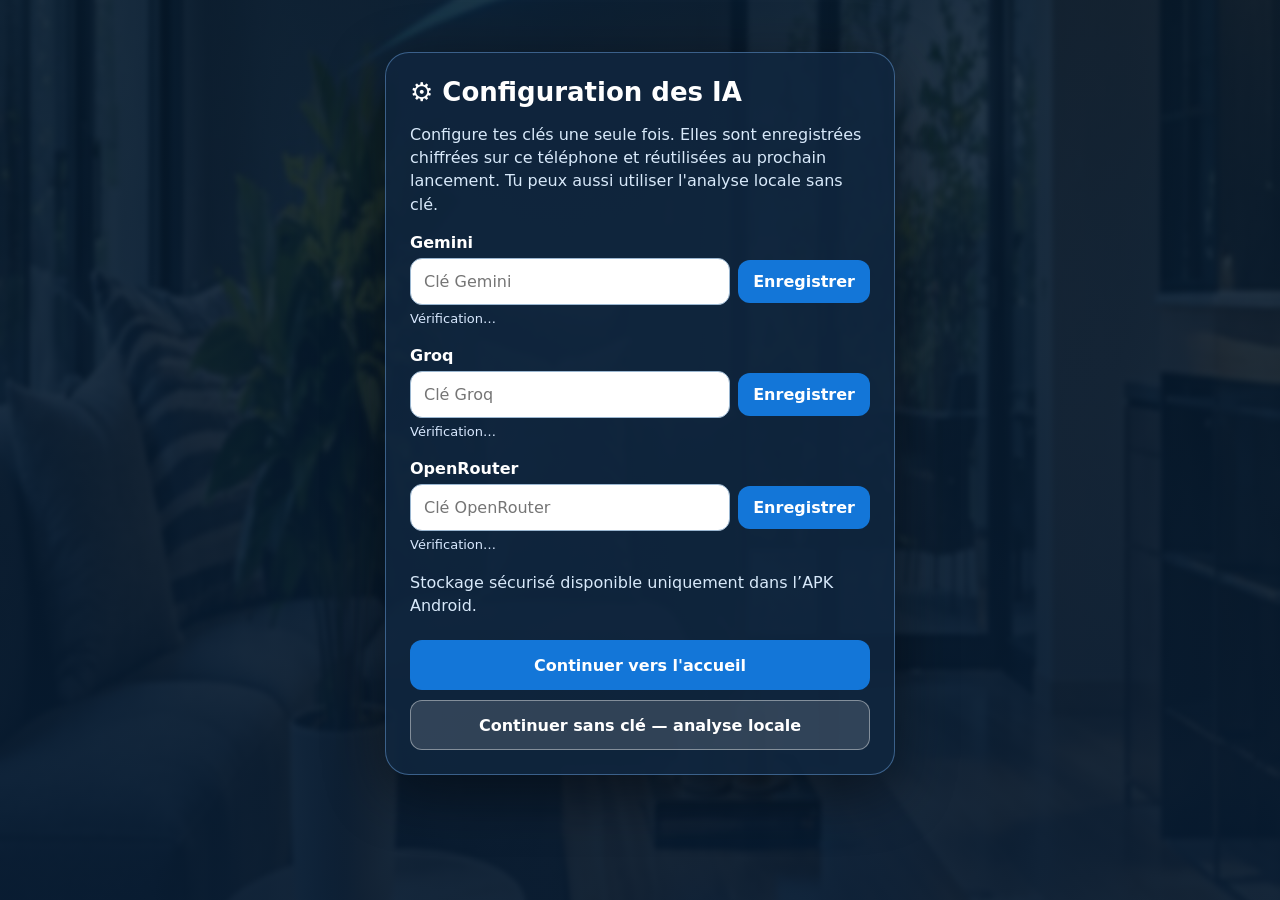
<file: app/src/main/assets/accueil/index.html>
<!doctype html><html lang="fr"><head><meta charset="utf-8"><meta name="viewport" content="width=device-width,initial-scale=1,viewport-fit=cover"><title>Relevé Immo — Accueil</title><link rel="stylesheet" href="../shared/theme.css"></head><body class="home"><main class="home-shell"><div class="brand"><div class="house-logo" aria-hidden="true">⌂</div><h1>Relevé <span>Immo</span></h1><p>Diagnostic immobilier par dictée vocale</p><div class="glow-line"></div></div><div class="home-actions"><a class="home-action primary" href="../etape1/index.html?new=1"><span class="action-icon">🎙</span><span class="action-copy"><strong>Nouveau relevé</strong><small>Démarrer un relevé pas à pas</small></span><span class="action-arrow">›</span></a><a class="home-action" href="../etape1/index.html"><span class="action-icon">▣</span><span class="action-copy"><strong>Reprendre un chantier</strong><small id="resume-caption">Continuer le relevé local</small></span><span class="action-arrow">›</span></a><a class="home-action" href="../accueil/releves.html"><span class="action-icon">☷</span><span class="action-copy"><strong>Mes relevés</strong><small>Consulter le brouillon sauvegardé</small></span><span class="action-arrow">›</span></a></div><div class="home-utilities"><a class="utility" href="../etape1/index.html#importxml"><b>⇩</b><span>Importer</span></a><a class="utility" href="../etape1/index.html#xml"><b>⇧</b><span>Exporter</span></a><a class="utility" href="../accueil/aide.html"><b>?</b><span>Aide</span></a><a class="utility" href="#configuration"><b>⚙</b><span>Paramètres</span></a></div><p class="home-note">Les relevés sont conservés localement sur cet appareil.</p></main><script>try{const d=JSON.parse(localStorage.getItem('releve_immo_draft_v2')||'null');if(d&&d.updated){document.getElementById('resume-caption').textContent='Dernière sauvegarde : '+new Date(d.updated).toLocaleDateString('fr-FR')}}catch(e){}</script>
<style>
#api-setup{position:fixed;inset:0;z-index:30;overflow-y:auto;background:linear-gradient(#06192bdc,#071b31f0),url('salon.jpg') center/cover fixed;color:white;padding:22px 16px 45px}
#api-setup[hidden]{display:none}
.setup-panel{max-width:510px;margin:30px auto;background:#10263edb;border:1px solid #7dbbff66;border-radius:24px;padding:24px;box-shadow:0 16px 60px #0007}
.setup-panel h2{margin:0 0 12px;font-size:26px}.setup-panel p{line-height:1.45;color:#d8e9fa}
.setup-panel label{display:block;margin:17px 0 6px;font-weight:700}
.setup-panel input{width:100%;padding:13px;border-radius:12px;border:1px solid #9ab6d0;font:inherit}
.setup-panel .key-line{display:flex;gap:8px;align-items:center}.setup-panel .key-line input{min-width:0;flex:1}
.setup-panel button{border:0;border-radius:12px;padding:12px 15px;font:inherit;font-weight:700;cursor:pointer;background:#1376d8;color:white}
.setup-panel button.secondary{background:#ffffff24;border:1px solid #ffffff66}
.setup-panel button:disabled{opacity:.5}
.setup-panel .status{font-size:13px;color:#d9e9ff;min-height:19px;margin:5px 0}
.setup-actions{display:grid;gap:10px;margin-top:23px}
.setup-actions button{min-height:50px}
</style>
<div id="api-setup" hidden role="dialog" aria-modal="true" aria-labelledby="setup-title">
 <div class="setup-panel">
  <h2 id="setup-title">⚙ Configuration des IA</h2>
  <p>Configure tes clés une seule fois. Elles sont enregistrées chiffrées sur ce téléphone et réutilisées au prochain lancement. Tu peux aussi utiliser l'analyse locale sans clé.</p>
  <label for="setup-gemini">Gemini</label>
  <div class="key-line"><input id="setup-gemini" type="password" autocomplete="off" placeholder="Clé Gemini"><button type="button" data-save="gemini">Enregistrer</button></div>
  <p class="status" id="setup-status-gemini">Vérification…</p>
  <label for="setup-groq">Groq</label>
  <div class="key-line"><input id="setup-groq" type="password" autocomplete="off" placeholder="Clé Groq"><button type="button" data-save="groq">Enregistrer</button></div>
  <p class="status" id="setup-status-groq">Vérification…</p>
  <label for="setup-openrouter">OpenRouter</label>
  <div class="key-line"><input id="setup-openrouter" type="password" autocomplete="off" placeholder="Clé OpenRouter"><button type="button" data-save="openrouter">Enregistrer</button></div>
  <p class="status" id="setup-status-openrouter">Vérification…</p>
  <p id="setup-message" role="status"></p>
  <div class="setup-actions">
   <button type="button" id="setup-continue">Continuer vers l'accueil</button>
   <button type="button" class="secondary" id="setup-local">Continuer sans clé — analyse locale</button>
   <button type="button" class="secondary" id="setup-close" hidden>Retour à l'accueil</button>
  </div>
 </div>
</div>
<script>
(function(){
 'use strict';
 const flag='releve_immo_configuration_v1', panel=document.getElementById('api-setup');
 const $=id=>document.getElementById(id);
 const android=window.AndroidAI;
 let pending=0;
 function show(){panel.hidden=false;if(android){try{android.hasGeminiKey();android.getProviderKeyStatus()}catch(e){$('setup-message').textContent='Impossible de lire les clés : '+e.message}}else $('setup-message').textContent='Stockage sécurisé disponible uniquement dans l’APK Android.'}
 function finish(){if(pending){$('setup-message').textContent='Patiente : enregistrement en cours.';return}try{localStorage.setItem(flag,'1')}catch(e){}panel.hidden=true;history.replaceState(null,'',location.pathname)}
 window.releveGeminiKeyStatus=function(exists){$('setup-status-gemini').textContent=exists?'✓ Clé Gemini enregistrée':'Aucune clé Gemini enregistrée'};
 window.releveGeminiKeySaved=function(ok){pending=Math.max(0,pending-1);$('setup-status-gemini').textContent=ok?'✓ Clé Gemini enregistrée':'Échec de l’enregistrement Gemini';if(ok)$('setup-gemini').value=''};
 window.releveProviderKeyStatus=function(json){try{const state=JSON.parse(json);for(const provider of ['groq','openrouter'])$('setup-status-'+provider).textContent=state[provider]?.[0]?'✓ Clé '+provider+' enregistrée':'Aucune clé '+provider+' enregistrée'}catch(e){$('setup-message').textContent='État des clés indisponible'}};
 window.releveProviderKeySaved=function(provider,slot,ok,exists){if(slot!==1)return;pending=Math.max(0,pending-1);$('setup-status-'+provider).textContent=ok?(exists?'✓ Clé enregistrée':'Clé supprimée'):'Échec de l’enregistrement';if(ok)$('setup-'+provider).value=''};
 document.querySelectorAll('[data-save]').forEach(btn=>btn.addEventListener('click',()=>{
   const provider=btn.dataset.save, key=$('setup-'+provider).value.trim();
   if(!key){$('setup-message').textContent='Saisis une clé pour '+provider+'.';return}
   if(!android){$('setup-message').textContent='Enregistrement impossible hors APK Android.';return}
   try{pending++;$('setup-message').textContent='Enregistrement sécurisé en cours…';
     if(provider==='gemini')android.setGeminiKey(key);else android.setProviderKey(provider,1,key);
   }catch(e){pending--; $('setup-message').textContent='Erreur : '+e.message}
 }));
 $('setup-continue').onclick=finish;
 $('setup-local').onclick=finish;
 $('setup-close').onclick=()=>{panel.hidden=true;history.replaceState(null,'',location.pathname)};
 document.querySelectorAll('a[href="#configuration"]').forEach(a=>a.addEventListener('click',e=>{e.preventDefault();$('setup-close').hidden=false;show()}));
 if(!localStorage.getItem(flag)){ $('setup-close').hidden=true;show() }
})();
</script>
<style>
.home-action.is-unavailable,.utility.is-unavailable{opacity:.55;filter:grayscale(.3)}
.home-action.is-unavailable{cursor:not-allowed}
</style>
<script>
/* Accueil : aucun raccourci ne doit ouvrir une fonction sans données. */
(function(){
  'use strict';
  const draftKey='releve_immo_draft_v2';
  const resume=document.querySelector('a.home-action[href="../etape1/index.html"]');
  const exportLink=document.querySelector('a.utility[href="../etape1/index.html#xml"]');
  const caption=document.getElementById('resume-caption');
  function hasUsableDraft(){
    try {const d=JSON.parse(localStorage.getItem(draftKey)||'null');return !!(d&&(String(d.speech||'').trim()||Array.isArray(d.rooms)&&d.rooms.length));}
    catch(e){return false}
  }
  function update(){
    const exists=hasUsableDraft();
    for(const el of [resume,exportLink]){
      if(!el)continue;
      el.classList.toggle('is-unavailable',!exists);
      el.setAttribute('aria-disabled',String(!exists));
      el.title=exists?'':'Aucun relevé en cours : commence un relevé ou restaure une archive';
    }
    if(caption&&!exists)caption.textContent='Aucun chantier en cours';
  }
  for(const el of [resume,exportLink]){
    if(!el)continue;
    el.addEventListener('click',e=>{
      if(hasUsableDraft())return;
      e.preventDefault();
      alert('Aucun relevé en cours. Crée un nouveau relevé ou ouvre Mes relevés pour restaurer un chantier.');
    });
  }
  update();
  window.addEventListener('pageshow',update);
})();
</script>
</body></html>
</file>
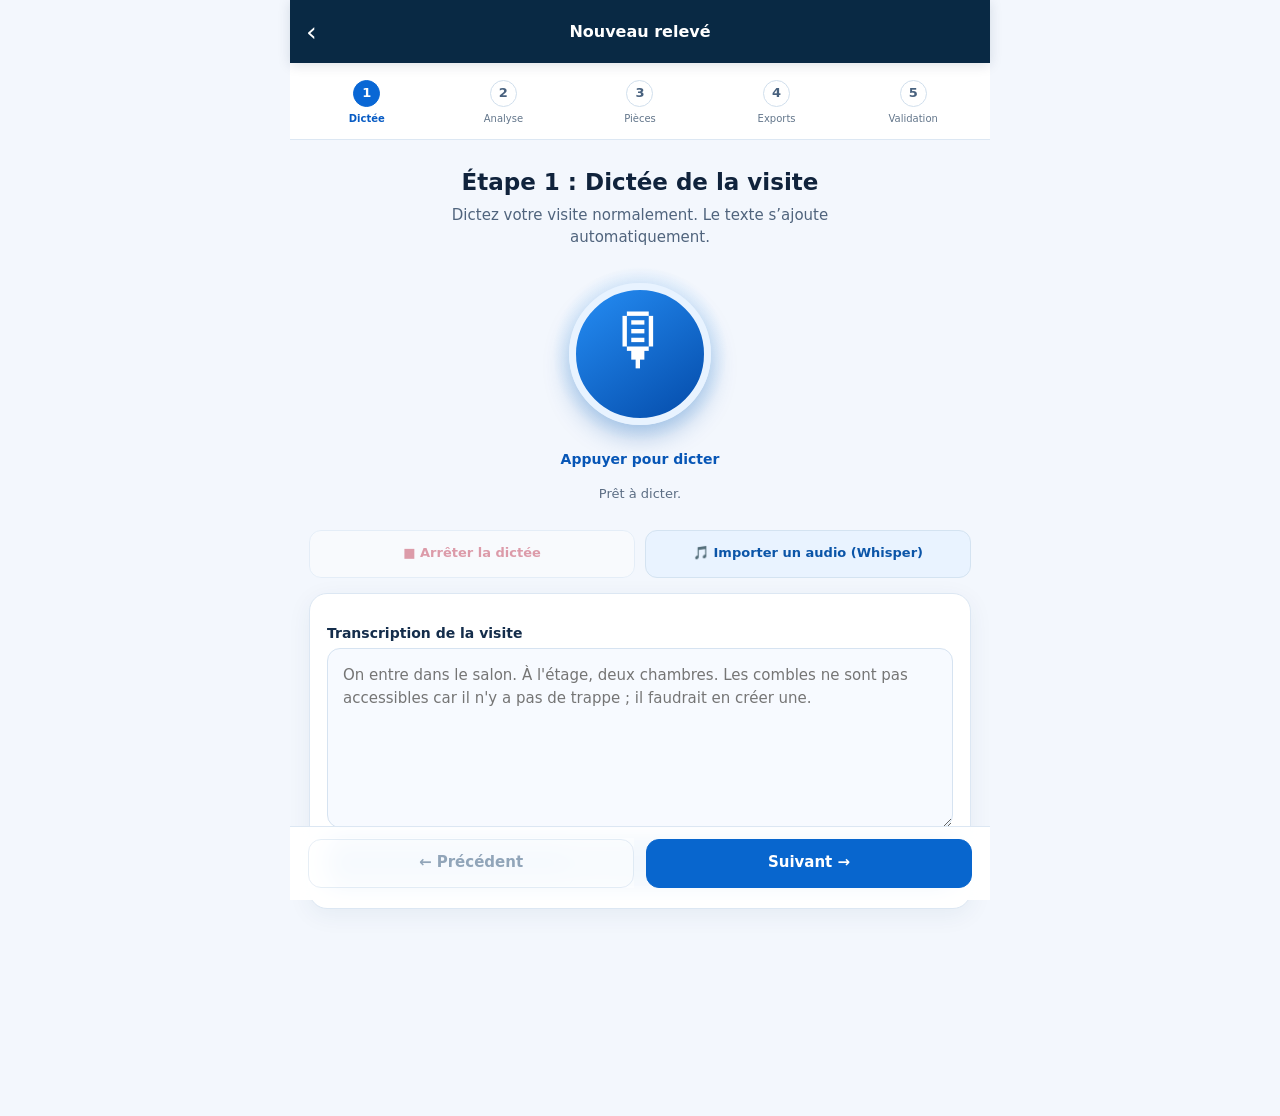
<file: app/src/main/assets/etape1/index.html>
<!DOCTYPE html>

<html lang="fr"><head><meta charset="utf-8"/><meta content="width=device-width,initial-scale=1" name="viewport"/><title>Relevé Immo — Étape 1</title><style>
:root{font-family:system-ui,-apple-system,sans-serif;color:#10233c;background:#f3f7fd;--navy:#082743;--blue:#0864cb;--muted:#52667f;--border:#dce7f3}
*{box-sizing:border-box}html,body{margin:0;min-height:100%;background:#f3f7fd;color:#10233c;font-family:system-ui,-apple-system,sans-serif;font-size:15px;line-height:1.45}
button,input,select,textarea{font:inherit}button{cursor:pointer}button:disabled{cursor:not-allowed;opacity:.45}
main{max-width:700px;margin:0 auto;padding:0 0 96px;background:#f3f7fd;min-height:100vh}
main>.topbar,main>.step-track,main>h1,main>p.muted,main>p:not(.muted),.ri-hero,.ri-toolbar,.ri-footnote{display:none!important}
.ri-header{height:63px;background:#092944;color:white;display:flex;align-items:center;justify-content:center;position:sticky;top:0;z-index:10;box-shadow:0 2px 12px #08274322}
.ri-header strong{font-size:16px}.ri-header a{position:absolute;left:16px;color:white;text-decoration:none;font-size:27px;line-height:1}
.ri-stepper{display:flex;justify-content:space-around;gap:1px;padding:17px 9px 12px;background:white;border-bottom:1px solid var(--border)}
.ri-stepper button{border:0;background:transparent;flex:1;min-width:0;color:#63768b;font-size:10px;display:flex;align-items:center;flex-direction:column;gap:5px;padding:0 2px}
.ri-stepper button .num{border:1px solid #d1dfed;border-radius:50%;width:27px;height:27px;display:grid;place-items:center;font-size:13px;font-weight:800;background:white;color:#48617e}
.ri-stepper button.active{color:#075bc4;font-weight:800}.ri-stepper button.active .num{background:#0967d5;color:white;border-color:#0967d5}
.ri-stepper button.done .num{background:#e3f2ff;color:#0763c7}
.ri-panel{display:none;padding:25px 19px 22px;animation:ri-appear .2s ease-out}.ri-panel.ri-visible{display:block}@keyframes ri-appear{from{opacity:.5;transform:translateY(5px)}to{opacity:1;transform:none}}
.ri-panel h2{font-size:23px;line-height:1.25;text-align:center;margin:3px 0 9px;color:#10233c}.ri-panel>p{color:#50647d;text-align:center;margin:0 auto 20px;max-width:460px}
.ri-card{background:#fff;border:1px solid var(--border);border-radius:18px;padding:17px;box-shadow:0 6px 24px #123b6410;margin:15px 0}
.ri-card h3{margin:0 0 12px;font-size:15px}.ri-voice-art{width:156px;height:156px;margin:27px auto 18px;position:relative;display:grid;place-items:center}
.ri-voice-art:before{content:'';position:absolute;inset:-17px;border-radius:50%;background:radial-gradient(circle,#e7f4ff 40%,#cce5fb 41%,transparent 65%);z-index:0}
#mic{position:relative;z-index:1;width:142px;height:142px;border-radius:50%;border:7px solid #e8f3ff;background:linear-gradient(145deg,#258df4,#044ba9);color:white;font-size:0;box-shadow:0 12px 26px #0652aa48;display:grid;place-items:center}
#mic:before{content:'🎙';font-size:70px;line-height:1;color:white;filter:grayscale(1) brightness(0) invert(1)}
#mic:after{content:'Appuyer pour dicter';position:absolute;top:159px;left:50%;transform:translateX(-50%);white-space:nowrap;font-size:14px;font-weight:800;color:#0756b6}
.ri-voice-actions{display:flex;gap:10px;margin:18px 0 0}.ri-voice-actions button{flex:1;border-radius:12px;min-height:48px;font-size:13px;font-weight:700;border:1px solid #d4e3f1;background:white;color:#1d3656}
.ri-voice-actions #stop{color:#c12c44}.ri-voice-actions #importaudio{background:#e9f3ff;color:#0b55a8}
#voice-status{display:flex;justify-content:center;align-items:center;min-height:44px;margin:36px auto 4px;max-width:530px;padding:4px 14px}#status{display:block;text-align:center;color:#5c6e84;margin:0;font-size:13px;line-height:1.45;overflow-wrap:anywhere}
.ri-transcript-label{font-size:14px;font-weight:800;margin:0 0 9px;display:block;color:#142d4b}
#speech{width:100%;min-height:180px;padding:15px;border-radius:13px;border:1px solid #d6e3f1;background:#f7faff;color:#14243a;resize:vertical;line-height:1.5}
.ri-card button:not(#mic):not(#stop):not(#importaudio),.ri-panel>button,.ri-export-grid button{background:#0969d1;border:0;color:white;border-radius:12px;padding:12px 15px;font-weight:700;margin:5px 4px 5px 0;min-height:45px}
.ri-card #parse{width:100%;margin:14px 0 0}
.ri-actions{position:sticky;bottom:0;z-index:9;background:#ffffffef;backdrop-filter:blur(12px);padding:12px 18px;display:flex;gap:12px;border-top:1px solid #dce7f3}
.ri-actions button{flex:1;border:1px solid #c9d9ea;border-radius:13px;background:white;color:#214568;font-weight:800;min-height:49px}.ri-actions #ri-forward{background:#0866ce;border-color:#0866ce;color:white}
.ri-panel input:not([type=checkbox]):not([type=file]),.ri-panel select,.ri-panel textarea{max-width:100%;border:1px solid #cfddea;border-radius:10px;padding:11px;color:#1b2f48;background:#fff}
.ri-panel label{display:block;font-weight:700;margin:12px 0 5px}.ri-panel small,.muted{color:#66798e}
#rooms{list-style:none;padding:0;margin:15px 0}#rooms li,.room{border:1px solid #d9e5f0;border-radius:14px;padding:14px;margin:10px 0;background:white;box-shadow:0 4px 15px #173f6210}
#rooms input,#rooms select{margin:3px 0 7px;max-width:100%}#rooms button{border:1px solid #cddfec;background:#edf5ff;border-radius:9px;padding:8px 10px;color:#174b82}
#providerkeys{background:#fff;border:1px solid #dce7f3;border-radius:13px;padding:12px;margin:15px 0}
#aiprogress,#aitimer,#ailog,#aistatus,#exportguard{display:block;white-space:pre-wrap;margin:10px 0;color:#385a7b}
.ri-export-grid{display:grid;grid-template-columns:1fr 1fr;gap:10px}.ri-export-grid button{width:100%;margin:0;min-height:58px;background:white;color:#0d4f9c;border:1px solid #d5e4f3}
#step1gate{min-height:55vh}#nextstep{width:100%}#importxml{background:#e6f2ff;color:#1055a1;border:1px solid #c5def6}
@media(max-width:420px){.ri-panel{padding:22px 15px}.ri-voice-art{width:144px;height:144px}#mic{width:130px;height:130px}.ri-stepper button{font-size:9px}.ri-export-grid{grid-template-columns:1fr}}

.ri-ai-illustration{height:100px;width:100px;border-radius:50%;background:#e3f1ff;color:#0864cb;display:grid;place-items:center;font-size:58px;margin:20px auto}.ri-ai-note{max-width:420px;margin:12px auto;text-align:center;color:#516981}.ri-panel .ri-card{overflow-wrap:anywhere}#providerkeys button{min-height:42px}#rooms .room{box-shadow:0 3px 12px #173f6212}.ri-stepper{position:sticky;top:63px;z-index:8}#step1gate{min-height:50vh}body{overflow-x:hidden}

/* Correctif: message de transcription distinct du bouton micro */
.ri-voice-art{margin-bottom:0!important}#voice-status{position:relative!important;display:flex!important;align-items:center;justify-content:center;min-height:48px!important;margin:38px auto 10px!important;padding:6px 12px!important;clear:both;max-width:520px}#voice-status #status{position:static!important;display:block!important;text-align:center!important;line-height:1.5!important;margin:0!important;white-space:normal!important} .ri-voice-actions{margin-top:12px!important}
</style></head><body><main><header class="ri-header"><a aria-label="Retour à l’accueil" href="../accueil/index.html">‹</a><strong>Nouveau relevé</strong></header><div class="ri-stepper" id="ri-stepper"></div>
<section class="ri-panel"><h2>Étape 1 : Dictée de la visite</h2><p>Dictez votre visite normalement. Le texte s’ajoute automatiquement.</p><div class="ri-voice-art" id="voice-art"><button id="mic">🎙️ Démarrer la dictée</button></div><div id="voice-status"><small id="status">Prêt à dicter.</small></div><div class="ri-voice-actions"><button disabled="" id="stop">■ Arrêter la dictée</button><button id="importaudio" type="button">🎵 Importer un audio (Whisper)</button></div><div class="ri-card"><label class="ri-transcript-label" for="speech">Transcription de la visite</label><div id="transcript-slot"><textarea id="speech" placeholder="On entre dans le salon. À l'étage, deux chambres. Les combles ne sont pas accessibles car il n'y a pas de trappe ; il faudrait en créer une."></textarea></div><div id="parse-slot"><button id="parse">Analyser la visite</button></div></div></section>
<section class="ri-panel"><h2>Étape 2 : Analyse intelligente</h2><p class="ri-ai-note">Lance l’analyse avec ton fournisseur IA ou utilise l’analyse locale. Les résultats sont ceux du moteur existant.</p><div aria-hidden="true" class="ri-ai-illustration">✧</div><p class="muted ri-ai-guidance">La transcription sera analysée avec le premier fournisseur IA configuré. Les clés Gemini, Groq et OpenRouter se gèrent dans les paramètres de l’accueil.</p><div id="ri-legacy-key-settings" hidden aria-hidden="true" style="display:none!important"><p class="muted">Sans clé ou sans connexion, l'analyse locale reste disponible. Avec Gemini, le texte de la visite est envoyé à Google pour analyse. L'offre gratuite est soumise à des quotas et aux conditions de confidentialité de Google.</p><label for="geminikey">Clé API Gemini personnelle</label><input autocomplete="off" id="geminikey" placeholder="Saisir la clé API Gemini" style="width:100%;box-sizing:border-box" type="password"/><button id="savekey">💾 Enregistrer la clé</button><button class="danger-key" id="delkey">🗑️ Effacer la clé</button><div id="providerkeys"></div></div><small id="aistatus">Analyse locale disponible.</small><div id="aiprogress" style="display:none;border:1px solid #d8e1ec;border-radius:10px;padding:10px;margin:10px 0"><strong>Suivi des modèles IA</strong><div id="aitimer">Temps écoulé : 00:00</div><div aria-live="polite" id="ailog" role="log" style="white-space:pre-wrap;font-size:.9em;max-height:200px;overflow:auto"></div><button id="aicancel" style="background:#8d3030">Annuler l’analyse</button></div><button id="ai">✨ Lancer l’analyse IA</button><p class="muted">Ordre : Gemini, Groq, OpenRouter, puis analyse locale si aucun fournisseur ne réussit. Vérifie toujours le résultat.</p></section>
<section class="ri-panel"><h2>Étape 3 : Vérification des pièces</h2><p class="muted">Vérifie et corrige les résultats avant l'export. Les niveaux et motifs peuvent être différents pour chaque pièce.</p><ol id="rooms"></ol><button id="add">+ Ajouter une pièce</button><button id="clearrooms" style="background:#8d3030">Supprimer toutes les pièces</button></section>
<section class="ri-panel"><h2>Étape 4 : Export XML Liciel</h2><div class="ri-export-grid ri-card"><button id="xml">Exporter XML Liciel</button><button id="csv">Exporter CSV</button><button id="json">Exporter JSON</button><button id="txt">Exporter TXT</button></div><p class="muted">Le fichier XML conserve les champs de l'exemple Liciel. L'analyse locale du discours est indicative : vérifie les pièces avant l'export.</p></section>
<section class="ri-panel" id="step1gate"><h2>Étape 5 : Validation du relevé</h2><p class="muted" id="exportguard">Exporte le XML de l’étape 1 pour déverrouiller la suite.</p><button id="importxml">Importer un XML</button><input accept=".xml,text/xml,application/xml" hidden="" id="xmlfile" type="file"/><button disabled="" id="nextstep">Passer à l’étape 2 →</button></section>
<div class="ri-actions"><button id="ri-back" type="button">← Précédent</button><button id="ri-forward" type="button">Suivant →</button></div></main>
<script>
const $=id=>document.getElementById(id);
const levels=['Sous-sol','Rez de chaussée','Entresol','1er étage','2e étage','3e étage','4e étage','5e étage','Combles','Grenier','Toiture','Extérieur'];
let rooms=[], keys=[];
const types=[['Salle de bains',/\b(?:salles? de bains?|sdb)\b/gi],['Salle d’eau',/\b(?:salles? d['’ ]eau)\b/gi],['WC',/\b(?:wc|toilettes?)\b/gi],['Chambre',/\bchambres?\b/gi],['Dégagement',/\b(?:d[ée]gagements?|couloirs?)\b/gi],['Salon',/\bsalons?\b/gi],['Séjour',/\bs[ée]jours?\b/gi],['Cuisine',/\bcuisines?\b/gi],['Entrée',/\bentr[ée]es?\b/gi],['Buanderie',/\bbuanderies?\b/gi],['Garage',/\bgarages?\b/gi],['Grenier',/\bgreniers?\b/gi],['Combles',/\bcombles?\b/gi],['Placard',/\bplacards?\b/gi],['Cellier',/\bcelliers?\b/gi],['Bureau',/\bbureaux?\b/gi],['Terrasse',/\bterrasses?\b/gi],['Balcon',/\bbalcons?\b/gi],['Cave',/\bcaves?\b/gi],['Escalier',/\bescaliers?\b/gi],['Dressing',/\bdressings?\b/gi],['Local technique',/\blocaux? techniques?\b/gi]];
function inferFloor(s,current){if(/\b(?:sous.sol|sous sol|cave|sous.sol)\b/i.test(s))return 'Sous-sol';if(/\b(?:rez.de.chauss[ée]e|rez de chauss[ée]e|rdc)\b/i.test(s))return 'Rez de chaussée';if(/\b(?:premier [ée]tage|1er [ée]tage|1er|au premier|[àa] l['’][ée]tage|[àa] l [ée]tage)\b/i.test(s))return '1er étage';if(/\b(?:deuxi[èe]me [ée]tage|2e [ée]tage|second [ée]tage)\b/i.test(s))return '2e étage';if(/\b(?:troisi[èe]me [ée]tage|3e [ée]tage)\b/i.test(s))return '3e étage';if(/\b(?:combles|grenier)\b/i.test(s))return 'Combles';return current}
function inferIssue(s){let justification='',means='';if(/(?:pas de trappe|absence de trappe|sans trappe|aucune trappe)/i.test(s)){justification='Absence de trappe d’accès';means='Création d’une trappe de visite'}else if(/(?:ferm[ée]e? [àa] cl[ée]|pas de cl[ée]|pas de clef|absence de cl[ée]|absence de clef|cl[ée] manquante)/i.test(s)){justification='Absence de clé';means='Obtenir la clé'}else if(/(?:inaccessible|impossible d['’ ]y acc[ée]der|non visit[ée])/i.test(s)){justification='Pièce inaccessible';means='Permettre l’accès à la pièce'}return {justification,means}}
function parse(){
  const s=$('speech').value;
  const found=[];
  // Noms particuliers explicitement prononcés : priorité aux catégories génériques.
  const named=[
    ['Salon avec cuisine',/\bsalons?\s+(?:(?:ouverts?\s+sur)|avec)\s+(?:(?:la|une)\s+)?cuisines?\b/gi],
    ['Loveroom',/\b(?:love[ -]?room|loveroom)\b/gi],
    ['Salle de jeu',/\bsalles? de jeux?\b/gi],
    ['Chambre enfant',/\bchambres? (?:d['’ ]enfant|enfant|des enfants)\b/gi],
    ['Chambre parentale',/\bchambres? parentales?\b/gi],
    ["Chambre d'amis",/\bchambres? d['’ ]amis\b/gi],
    ['Chambre principale',/\bchambres? principales?\b/gi],
    ['Chambre invités',/\bchambres? (?:d['’ ]invités?|invités?)\b/gi],
    ['Bureau principal',/\bbureaux? principaux?\b/gi]
  ];
  const occupied=[];
  for(const [name,re] of named)for(const m of s.matchAll(re)){
    found.push({at:m.index,name,word:m[0],special:true});occupied.push([m.index,m.index+m[0].length]);
  }
  for(const [name,re] of types)for(const m of s.matchAll(re)){
    if(occupied.some(([a,b])=>m.index<b&&m.index+m[0].length>a))continue;
    found.push({at:m.index,name,word:m[0],special:false});
  }
  found.sort((a,b)=>a.at-b.at);
  let floor='Rez de chaussée',last=0;
  const nextRooms=[];
  const nums={un:1,une:1,deux:2,trois:3,quatre:4,cinq:5,six:6,sept:7,huit:8,neuf:9,dix:10};
  for(let i=0;i<found.length;i++){
    const f=found[i];floor=inferFloor(s.slice(last,f.at),floor);
    const next=found[i+1]?.at??s.length;
    const context=s.slice(f.at,next);
    const pre=s.slice(Math.max(0,f.at-90),f.at);
    const quantity=pre.match(/(?:\b(\d+)\s*|\b(un|une|deux|trois|quatre|cinq|six|sept|huit|neuf|dix)\s+)(?:petites? |grandes? )?$/i);
    const count=Math.min(20,Math.max(1,quantity?(Number(quantity[1])||nums[quantity[2].toLowerCase()]):1));
    const pieceFloor=(f.name==='Combles'||f.name==='Grenier')?'Combles':floor;
    const issue=inferIssue(context);
    for(let j=0;j<count;j++)nextRooms.push({name:f.name,floor:pieceFloor,...issue});
    last=f.at+f.word.length;
  }
  rooms=normalizeRoomNames(nextRooms);keys=[];render();
  $('status').textContent=rooms.length+' pièce(s) détectée(s). Vérifie le résultat.';
}
function normalizedRoomName(name){return String(name||'').trim().replace(/\s+/g,' ')}
function normalizeRoomNames(list){
  const generic=/^(Chambre|Salle de bains|Salle d’eau|WC|Dégagement|Salon|Séjour|Cuisine|Entrée|Buanderie|Garage|Grenier|Combles|Placard|Cellier|Bureau|Terrasse|Balcon|Cave|Escalier|Dressing|Local technique)(?:\s+\d+)?$/i;
  const groups=new Map();
  for(const r of list){r.name=normalizedRoomName(r.name);const m=r.name.match(generic);if(!m)continue;const k=m[1].toLocaleLowerCase('fr');if(!groups.has(k))groups.set(k,[]);groups.get(k).push({r,base:m[1]})}
  for(const entries of groups.values()){if(entries.length<2)continue;entries.forEach(({r,base},i)=>r.name=base+' '+(i+1))}
  return list
}
function localStairs(transcript){
  const text=$('speech').value;
  const hits=[...text.matchAll(/\bescaliers?\b/gi)];
  let floor='Rez de chaussée',last=0;
  return hits.map(hit=>{
    floor=inferFloor(text.slice(last,hit.index),floor);
    last=hit.index+hit[0].length;
    return {name:'Escalier',floor,justification:'',means:''}
  })
}
function render(){const list=$('rooms');list.replaceChildren();rooms.forEach((r,i)=>{const li=document.createElement('li');li.className='room';const title=document.createElement('strong');title.textContent='Pièce '+(i+1);li.append(title);function field(label,value,onchange,options){const lab=document.createElement('label');lab.textContent=label;const el=options?document.createElement('select'):document.createElement('input');if(options){for(const opt of [...options,...(options.includes(value)?[]:[value])]){const o=document.createElement('option');o.value=opt;o.textContent=opt;el.append(o)}}el.value=value;el.onchange=()=>onchange(el.value);li.append(lab,el)}field('Nom de la pièce',r.name,v=>r.name=v);field('Niveau',r.floor,v=>r.floor=v,levels);field('Justification de non-visite',r.justification||'',v=>r.justification=v);field('Moyen à mettre en œuvre',r.means||'',v=>r.means=v);const del=document.createElement('button');del.textContent='Supprimer';del.onclick=()=>{rooms.splice(i,1);render()};li.append(del);list.append(li)})}
let aiStarted=0,aiTimer=null,aiRunning=false;
function aiStop(){aiRunning=false;if(aiTimer!==null)clearInterval(aiTimer);aiTimer=null;$('ai').disabled=false;$('aicancel').disabled=true}
function aiBegin(){aiStop();aiRunning=true;aiStarted=Date.now();$('aiprogress').style.display='block';$('ailog').textContent='';$('ai').disabled=true;$('aicancel').disabled=false;aiTimer=setInterval(()=>{const secs=Math.floor((Date.now()-aiStarted)/1000);$('aitimer').textContent='Temps écoulé : '+String(Math.floor(secs/60)).padStart(2,'0')+':'+String(secs%60).padStart(2,'0')},250)}
window.releveGeminiProgress=(kind,model,detail)=>{if(!aiRunning)return;const line=(kind==='trying'?'⏳ ':kind==='failed'?'❌ ':kind==='success'?'✅ ':'ℹ️ ')+(model?model+' — ':'')+detail;$('ailog').textContent+=line+'\n';$('ailog').scrollTop=$('ailog').scrollHeight};
window.releveGeminiCancelled=()=>{if(aiRunning)window.releveGeminiProgress('info','','Analyse annulée');aiStop();$('aistatus').textContent='Analyse IA annulée. La dictée est conservée.'};
$('aicancel').onclick=()=>{if(window.AndroidAI?.cancelGemini)window.AndroidAI.cancelGemini();else window.releveGeminiCancelled()};
const providerNames={groq:'Groq',openrouter:'OpenRouter'};
for(const [provider,name] of Object.entries(providerNames)){
 const section=document.createElement('div');section.style='border-top:1px solid #ddd;padding:10px 0';
 const label=document.createElement('label');label.htmlFor=`key-${provider}-1`;label.textContent=`Clé API ${name} — `;
 const status=document.createElement('span');status.id=`status-${provider}-1`;status.className='key-status missing';status.textContent='⚪ Non enregistrée';label.appendChild(status);section.appendChild(label);
 const input=document.createElement('input');input.id=`key-${provider}-1`;input.type='password';input.autocomplete='off';input.placeholder=`Saisir la clé API ${name}`;input.style='width:100%;box-sizing:border-box';section.appendChild(input);
 const save=document.createElement('button');save.textContent='💾 Enregistrer la clé';save.onclick=()=>{if(!window.AndroidAI?.setProviderKey){status.textContent='Disponible dans l’APK Android';return}if(!input.value.trim()){status.textContent='Saisir une clé';return}window.AndroidAI.setProviderKey(provider,1,input.value)};section.appendChild(save);
 const del=document.createElement('button');del.textContent='🗑️ Effacer la clé';del.style.background='#8d3030';del.onclick=()=>window.AndroidAI?.setProviderKey?.(provider,1,'');section.appendChild(del);
 $('providerkeys').appendChild(section);
}
function setKeyStatus(el,exists,error=''){el.className='key-status '+(exists?'saved':'missing');el.textContent=error|| (exists?'🟢 Enregistrée':'⚪ Non enregistrée')}
window.releveProviderKeySaved=(provider,slot,ok,exists)=>{const status=$(`status-${provider}-1`);if(!status||slot!==1)return;setKeyStatus(status,ok?!!exists:false,ok?'':'Erreur d’enregistrement');if(ok)$(`key-${provider}-1`).value=''};
window.releveProviderKeyStatus=json=>{try{const state=JSON.parse(json);for(const provider of Object.keys(providerNames)){const status=$(`status-${provider}-1`);if(status)setKeyStatus(status,!!state[provider]?.[0])}}catch(e){}};
if(window.AndroidAI?.getProviderKeyStatus)window.AndroidAI.getProviderKeyStatus();
window.releveGeminiKeyStatus=exists=>{$('aistatus').textContent=exists?'🟢 Clé Gemini enregistrée sur ce téléphone.':'⚪ Aucune clé Gemini. Groq ou OpenRouter seront essayés si configurés.'};
window.releveGeminiKeySaved=ok=>{$('aistatus').textContent=ok?'🟢 Réglage Gemini enregistré.':'Impossible d’enregistrer la clé.';if(ok)$('geminikey').value='';};
window.releveGeminiResult=json=>{aiStop();try{const data=JSON.parse(json);if(!Array.isArray(data.pieces)||!data.pieces.length)throw Error('Réponse vide');const allowed=new Set(levels);const next=data.pieces.slice(0,200).map(r=>({name:String(r.name||'').trim(),floor:allowed.has(r.floor)?r.floor:'Rez de chaussée',justification:String(r.justification||''),means:String(r.means||'')}));if(next.some(r=>!r.name))throw Error('Pièce sans nom');const stairs=localStairs($('speech').value);const geminiStairs=next.filter(r=>/^escalier(?:\s+\d+)?$/i.test(r.name));if(geminiStairs.length>stairs.length&&stairs.length){let surplus=geminiStairs.length-stairs.length;for(let i=next.length-1;i>=0&&surplus;i--){if(/^escalier(?:\s+\d+)?$/i.test(next[i].name)){next.splice(i,1);surplus--}}}else if(!geminiStairs.length){next.push(...stairs)}rooms=normalizeRoomNames(next);keys=[];render();$('aistatus').textContent=rooms.length+' pièces analysées avec l’IA. Vérifie les niveaux et les champs.';}catch(e){window.releveGeminiError('Réponse IA invalide')}};
window.releveGeminiError=message=>{aiStop();$('aistatus').textContent='Aucune IA disponible ('+message+'). Analyse locale utilisée.';parse();};
$('savekey').onclick=()=>{if(!window.AndroidAI){$('aistatus').textContent='Clé disponible uniquement dans l’application Android.';return}window.AndroidAI.setGeminiKey($('geminikey').value)};
$('delkey').onclick=()=>{if(window.AndroidAI)window.AndroidAI.setGeminiKey('')};
$('ai').onclick=()=>{const t=$('speech').value.trim();if(!t){$('aistatus').textContent='Dicte ou saisis la visite avant analyse.';return}if(!window.AndroidAI){$('aistatus').textContent='Analyse IA indisponible dans ce navigateur. Analyse locale.';parse();return}$('aistatus').textContent='Analyse IA en cours…';aiBegin();window.AndroidAI.analyzeGemini(t)};
if(window.AndroidAI)window.AndroidAI.hasGeminiKey();
$('clearrooms').onclick=()=>{if(!rooms.length)return;if(!confirm('Supprimer toutes les pièces reconnues ? La dictée sera conservée.'))return;rooms=[];keys=[];render();$('status').textContent='Toutes les pièces ont été supprimées.'};
$('parse').onclick=parse;$('add').onclick=()=>{rooms.push({name:'Nouvelle pièce',floor:rooms.at(-1)?.floor||'Rez de chaussée',justification:'',means:''});render()};
function encode1252(s){const map={'€':128,'‚':130,'ƒ':131,'„':132,'…':133,'†':134,'‡':135,'ˆ':136,'‰':137,'Š':138,'‹':139,'Œ':140,'Ž':142,'‘':145,'’':146,'“':147,'”':148,'•':149,'–':150,'—':151,'˜':152,'™':153,'š':154,'›':155,'œ':156,'ž':158,'Ÿ':159};const arr=[];for(const c of s){const n=c.codePointAt(0);if(n<=127||(n>=160&&n<=255))arr.push(n);else if(map[c]!==undefined)arr.push(map[c]);else{const ent='&#'+n+';';for(const x of ent)arr.push(x.charCodeAt(0))}}return new Uint8Array(arr)}
function download(content,name,type,encoding='utf8'){const bytes=encoding==='cp1252'?encode1252(content):new TextEncoder().encode(content);if(window.AndroidFiles&&typeof window.AndroidFiles.save==='function'){let binary='';for(let i=0;i<bytes.length;i+=8192)binary+=String.fromCharCode(...bytes.subarray(i,i+8192));window.AndroidFiles.save(name,type,btoa(binary));return}const u=URL.createObjectURL(new Blob([bytes],{type})),a=document.createElement('a');a.href=u;a.download=name;a.click();setTimeout(()=>URL.revokeObjectURL(u),1000)}
function xmlEscape(v){return String(v??'').replace(/&/g,'&amp;').replace(/</g,'&lt;').replace(/>/g,'&gt;').replace(/"/g,'&quot;')}
function newKey(i){const d=new Date(),p=[d.getFullYear(),d.getMonth()+1,d.getDate(),d.getHours(),d.getMinutes(),d.getSeconds()].map((x,j)=>String(x).padStart(j?2:4,'0'));return p.join('_')+'_'+String(Math.floor(Math.random()*1e15)).padStart(15,'0')+'_'+i}
function exportXml(){if(!rooms.length){alert('Ajoute au moins une pièce.');return}while(keys.length<rooms.length)keys.push(newKey(keys.length));const fields=(r,i)=>[['id_classement_champs',String(i).padStart(5,'0')],['Lot',''],['PieceHorsCREP',''],['PieceExterieure',''],['ClefComposant',keys[i]],['Batiment',r.floor],['Local',r.name],['Justification',r.justification||''],['MoyenAMettreEnOeuvre',r.means||'']].map(([k,v])=>'          <LiColonne_'+k+'>'+xmlEscape(v)+'</LiColonne_'+k+'>').join('\n');const xml='<LiTable_General_Pieces_Toutes>\n'+rooms.map((r,i)=>'     <LiItem_table_General_Pieces_Toutes>\n'+fields(r,i)+'\n     </LiItem_table_General_Pieces_Toutes>').join('\n')+'\n</LiTable_General_Pieces_Toutes>\n';pendingStep1Export=true;download(xml,'Table_General_Pieces_Toutes.xml','application/xml','cp1252');if(!window.AndroidFiles){pendingStep1Export=false;unlockStep2('Export XML lancé dans le navigateur : vérifie le téléchargement.')}}
$('xml').onclick=exportXml;
$('json').onclick=()=>download(JSON.stringify({type:'releve_sommaire',pieces:rooms},null,2),'releve_pieces.json','application/json');
$('csv').onclick=()=>download('\ufeff'+['Ordre;Pièce;Niveau;Justification;Moyen à mettre en œuvre',...rooms.map((r,i)=>[i+1,r.name,r.floor,r.justification,r.means].map(x=>'"'+String(x||'').replaceAll('"','""')+'"').join(';'))].join('\r\n'),'releve_pieces.csv','text/csv');
$('txt').onclick=()=>{const transcript=$('speech').value;const pieces=rooms.map((r,i)=>`${i+1}. ${r.name} — ${r.floor}${r.justification?' — '+r.justification:''}${r.means?' — '+r.means:''}`).join('\n');download('TRANSCRIPTION INTÉGRALE DE LA VISITE\n\n'+(transcript||'(Aucune dictée)')+'\n\nLISTE DES PIÈCES RECONNUES\n\n'+(pieces||'(Aucune pièce)')+'\n','descriptif_pieces.txt','text/plain')};
let speechPartial='';
function clearSpeechPartial(){if(speechPartial&&$('speech').value.endsWith(speechPartial))$('speech').value=$('speech').value.slice(0,-speechPartial.length);speechPartial=''}
window.releveNativeSpeechResult=(text,status)=>{clearSpeechPartial();if(text)$('speech').value=($('speech').value.trim()+' '+text).trim()+' ';$('status').textContent=status||'Dictée en cours';};
window.releveNativeSpeechPartial=text=>{clearSpeechPartial();if(text){speechPartial=text;$('speech').value+=$('speech').value.endsWith(' ')?text:' '+text}$('status').textContent='Écoute en cours…'};
window.releveNativeSpeechState=(active,status)=>{if(!active)clearSpeechPartial();$('mic').disabled=!!active;$('stop').disabled=!active;$('status').textContent=status|| (active?'Écoute en cours…':'Dictée arrêtée')};
window.releveNativeFileStatus=message=>{$('status').textContent=message};
if(window.AndroidSpeech&&typeof window.AndroidSpeech.start==='function'){$('mic').onclick=()=>window.AndroidSpeech.start();$('stop').onclick=()=>window.AndroidSpeech.stop();}else{let rec,active=false;const Speech=window.SpeechRecognition||window.webkitSpeechRecognition;if(!Speech){$('mic').disabled=true;$('status').textContent='Reconnaissance vocale indisponible. Saisie manuelle possible.'}else{function begin(){if(!active)return;rec=new Speech();rec.lang='fr-FR';rec.continuous=true;rec.interimResults=true;rec.onresult=e=>{for(let i=e.resultIndex;i<e.results.length;i++){const x=e.results[i];if(x.isFinal)window.releveNativeSpeechResult(x[0].transcript,'Dictée en cours…');else window.releveNativeSpeechPartial(x[0].transcript)}};rec.onend=()=>{if(active)setTimeout(begin,400)};rec.onerror=e=>{$('status').textContent='Micro : '+e.error;if(e.error==='not-allowed'){$('stop').click()}};try{rec.start()}catch(e){$('status').textContent=e.message}}$('mic').onclick=()=>{active=true;window.releveNativeSpeechState(true,'Écoute en cours…');begin()};$('stop').onclick=()=>{active=false;try{rec?.stop()}catch(e){}window.releveNativeSpeechState(false,'Dictée arrêtée')}}}

// Passage à une page indépendante : transmission des pièces par l'URL locale.
let pendingStep1Export=false, step1Saved=false;
function unlockStep2(message){step1Saved=true;$('nextstep').disabled=false;$('exportguard').textContent=message||'XML de l’étape 1 sauvegardé ✓';window.releveSaveDraft?.();}
const previousFileStatus=window.releveNativeFileStatus;
window.releveNativeFileStatus=message=>{previousFileStatus?.(message);if(pendingStep1Export){pendingStep1Export=false;if(message==='Fichier enregistré')unlockStep2('XML de l’étape 1 enregistré ✓');else $('exportguard').textContent='Export non confirmé : '+message;}};
function parseImportedXml(text){const doc=new DOMParser().parseFromString(text,'application/xml');if(doc.querySelector('parsererror'))throw Error('XML invalide');if(doc.documentElement.tagName!=='LiTable_General_Pieces_Toutes')throw Error('Ce fichier n’est pas un XML de l’étape 1');const list=[...doc.getElementsByTagName('LiItem_table_General_Pieces_Toutes')];if(!list.length)throw Error('Aucune pièce');rooms=list.map(node=>{const get=k=>node.getElementsByTagName('LiColonne_'+k)[0]?.textContent||'';return {name:get('Local'),floor:get('Batiment')||'Rez de chaussée',justification:get('Justification'),means:get('MoyenAMettreEnOeuvre')}});keys=list.map((node,i)=>node.getElementsByTagName('LiColonne_ClefComposant')[0]?.textContent||newKey(i));render();unlockStep2('XML de l’étape 1 importé ✓');$('status').textContent=rooms.length+' pièces importées';}
function readXmlBytes(bytes){try{parseImportedXml(new TextDecoder('windows-1252').decode(bytes))}catch(e){alert('Import impossible : '+e.message)}}
$('importxml').onclick=()=>{if(window.AndroidFiles?.openXml)window.AndroidFiles.openXml();else $('xmlfile').click()};
$('xmlfile').onchange=async e=>{const file=e.target.files?.[0];if(file)readXmlBytes(new Uint8Array(await file.arrayBuffer()));e.target.value=''};
window.releveNativeXmlImported=base64=>{const binary=atob(base64);readXmlBytes(Uint8Array.from(binary,c=>c.charCodeAt(0)))};
$('nextstep').onclick=()=>{if(!step1Saved)return;const payload=encodeURIComponent(JSON.stringify({rooms,keys}));location.href='../etape2/index.html#'+payload;};
// Si l'utilisateur modifie une pièce après l'export, il doit la sauvegarder à nouveau.
function invalidateXml(){
 if(!step1Saved)return;
 step1Saved=false;
 $('nextstep').disabled=true;
 $('exportguard').textContent='Pièces modifiées : réexporte le XML avant l’étape 2.';
 window.releveSaveDraft?.();
}
$('rooms').addEventListener('input',invalidateXml);
$('rooms').addEventListener('change',invalidateXml);
// Toute modification structurelle de la liste des pièces invalide le dernier XML.
new MutationObserver(invalidateXml).observe($('rooms'),{childList:true,subtree:true});

// Transcription audio en ligne indépendante de la dictée Android existante.
let audioImportRunning=false;
$('importaudio').onclick=()=>{
  if(audioImportRunning)return;
  if(!window.AndroidAI || typeof window.AndroidAI.importAudio!=='function'){
    $('status').textContent='Import audio disponible uniquement dans la nouvelle APK Android.';return;
  }
  audioImportRunning=true;$('importaudio').disabled=true;
  $('status').textContent='Choisis un fichier MP3, M4A ou WAV.';
  try{window.AndroidAI.importAudio();}catch(e){window.releveAudioError('Impossible de sélectionner le fichier.');}
};
window.releveAudioProgress=message=>{
  $('status').textContent=message;
  if(/annulée/i.test(message)){audioImportRunning=false;$('importaudio').disabled=false;}
};
window.releveAudioResult=text=>{
  audioImportRunning=false;$('importaudio').disabled=false;
  const field=$('speech');
  field.value+=(field.value.trim()?'\n':'')+text;
  $('status').textContent='Transcription terminée. Vérifie le texte puis lance l’analyse habituelle.';
};
window.releveAudioError=message=>{
  audioImportRunning=false;$('importaudio').disabled=false;
  $('status').textContent='Audio : '+message;
};
</script><script src="../shared/draft.js"></script><script src="../shared/navigation.js"></script><script>
(function(){'use strict';
const panels=Array.from(document.querySelectorAll('main > section.ri-panel'));
const labels=['Dictée','Analyse','Pièces','Exports','Validation'];
const tabs=document.getElementById('ri-stepper');
const back=document.getElementById('ri-back');const next=document.getElementById('ri-forward');
let current=0;
function show(n){current=Math.max(0,Math.min(n,panels.length-1));
 panels.forEach((p,i)=>p.classList.toggle('ri-visible',i===current));
 [...tabs.children].forEach((b,i)=>{b.classList.toggle('active',i===current);b.classList.toggle('done',i<current);b.setAttribute('aria-current',i===current?'step':'false')});
 back.disabled=current===0;next.textContent=current===panels.length-1?'Passer aux composants →':'Suivant →';
 window.scrollTo({top:0,behavior:'instant'});
}
labels.forEach((label,i)=>{const b=document.createElement('button');b.type='button';b.innerHTML='<span class="num">'+(i+1)+'</span><span>'+label+'</span>';b.addEventListener('click',()=>show(i));tabs.appendChild(b)});
back.addEventListener('click',()=>show(current-1));
next.addEventListener('click',()=>{if(current<panels.length-1){show(current+1);return;}
 const target=document.getElementById('nextstep');
 if(target&&!target.disabled){window.releveSaveDraft?.();target.click();}
 else{document.getElementById('exportguard').textContent='Exporte le XML de l’étape 1 avant de passer aux composants.';}
});
// Analyse et vérification : les contrôles originaux restent actifs.
show(0);
})();
</script></body></html>
</file>
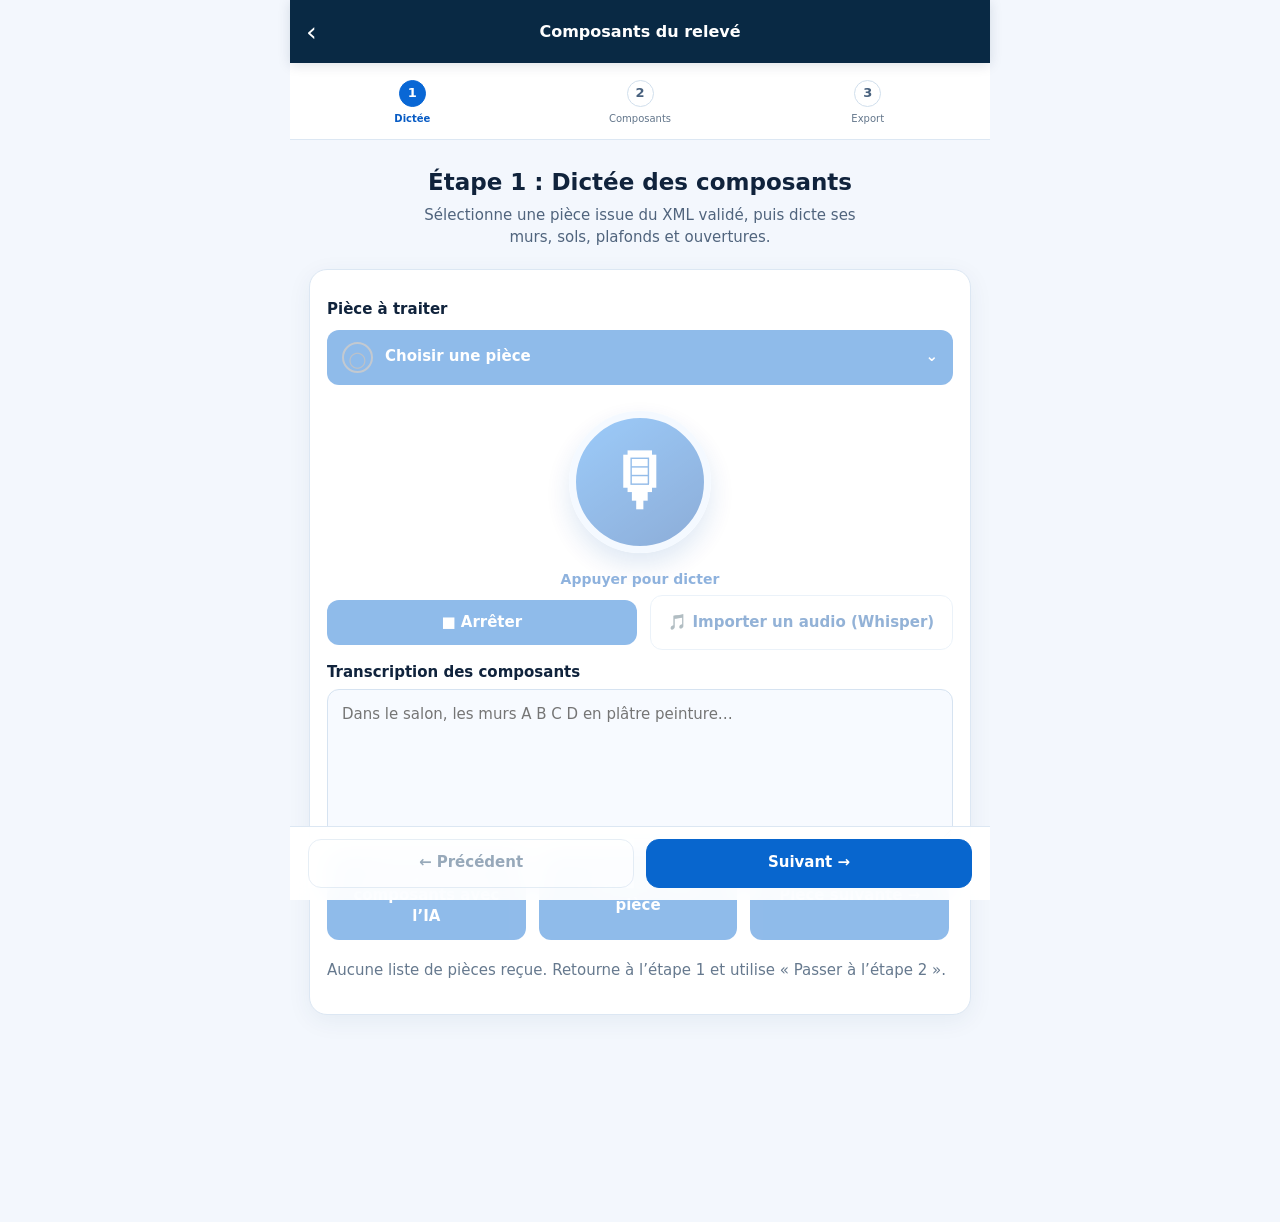
<file: app/src/main/assets/etape2/index.html>
<!DOCTYPE html>

<html lang="fr"><head><meta charset="utf-8"/><meta content="width=device-width,initial-scale=1" name="viewport"/><title>Relevé Immo — Étape 2</title><style>
:root{font-family:system-ui,-apple-system,sans-serif;color:#10233c;background:#f3f7fd;--navy:#082743;--blue:#0864cb;--muted:#52667f;--border:#dce7f3}
*{box-sizing:border-box}html,body{margin:0;min-height:100%;background:#f3f7fd;color:#10233c;font-family:system-ui,-apple-system,sans-serif;font-size:15px;line-height:1.45}
button,input,select,textarea{font:inherit}button{cursor:pointer}button:disabled{cursor:not-allowed;opacity:.45}
main{max-width:700px;margin:0 auto;padding:0 0 96px;background:#f3f7fd;min-height:100vh}
main>.topbar,main>.step-track,main>h1,main>p.muted,main>p:not(.muted),.ri-hero,.ri-toolbar,.ri-footnote{display:none!important}
.ri-header{height:63px;background:#092944;color:white;display:flex;align-items:center;justify-content:center;position:sticky;top:0;z-index:10;box-shadow:0 2px 12px #08274322}
.ri-header strong{font-size:16px}.ri-header a{position:absolute;left:16px;color:white;text-decoration:none;font-size:27px;line-height:1}
.ri-stepper{display:flex;justify-content:space-around;gap:1px;padding:17px 9px 12px;background:white;border-bottom:1px solid var(--border)}
.ri-stepper button{border:0;background:transparent;flex:1;min-width:0;color:#63768b;font-size:10px;display:flex;align-items:center;flex-direction:column;gap:5px;padding:0 2px}
.ri-stepper button .num{border:1px solid #d1dfed;border-radius:50%;width:27px;height:27px;display:grid;place-items:center;font-size:13px;font-weight:800;background:white;color:#48617e}
.ri-stepper button.active{color:#075bc4;font-weight:800}.ri-stepper button.active .num{background:#0967d5;color:white;border-color:#0967d5}
.ri-stepper button.done .num{background:#e3f2ff;color:#0763c7}
.ri-panel{display:none;padding:25px 19px 22px;animation:ri-appear .2s ease-out}.ri-panel.ri-visible{display:block}@keyframes ri-appear{from{opacity:.5;transform:translateY(5px)}to{opacity:1;transform:none}}
.ri-panel h2{font-size:23px;line-height:1.25;text-align:center;margin:3px 0 9px;color:#10233c}.ri-panel>p{color:#50647d;text-align:center;margin:0 auto 20px;max-width:460px}
.ri-card{background:#fff;border:1px solid var(--border);border-radius:18px;padding:17px;box-shadow:0 6px 24px #123b6410;margin:15px 0}
.ri-card h3{margin:0 0 12px;font-size:15px}.ri-voice-art{width:156px;height:156px;margin:27px auto 18px;position:relative;display:grid;place-items:center}
.ri-voice-art:before{content:'';position:absolute;inset:-17px;border-radius:50%;background:radial-gradient(circle,#e7f4ff 40%,#cce5fb 41%,transparent 65%);z-index:0}
#mic{position:relative;z-index:1;width:142px;height:142px;border-radius:50%;border:7px solid #e8f3ff;background:linear-gradient(145deg,#258df4,#044ba9);color:white;font-size:0;box-shadow:0 12px 26px #0652aa48;display:grid;place-items:center}
#mic:before{content:'🎙';font-size:70px;line-height:1;color:white;filter:grayscale(1) brightness(0) invert(1)}
#mic:after{content:'Appuyer pour dicter';position:absolute;top:159px;left:50%;transform:translateX(-50%);white-space:nowrap;font-size:14px;font-weight:800;color:#0756b6}
.ri-voice-actions{display:flex;gap:10px;margin:42px 0 0}.ri-voice-actions button{flex:1;border-radius:12px;min-height:48px;font-size:13px;font-weight:700;border:1px solid #d4e3f1;background:white;color:#1d3656}
.ri-voice-actions #stop{color:#c12c44}.ri-voice-actions #importaudio{background:#e9f3ff;color:#0b55a8}
#status{display:block;text-align:center;color:#5c6e84;margin:10px 0;font-size:13px}
.ri-transcript-label{font-size:14px;font-weight:800;margin:0 0 9px;display:block;color:#142d4b}
#speech{width:100%;min-height:180px;padding:15px;border-radius:13px;border:1px solid #d6e3f1;background:#f7faff;color:#14243a;resize:vertical;line-height:1.5}
.ri-card button:not(#mic):not(#stop):not(#importaudio),.ri-panel>button,.ri-export-grid button{background:#0969d1;border:0;color:white;border-radius:12px;padding:12px 15px;font-weight:700;margin:5px 4px 5px 0;min-height:45px}
.ri-card #parse{width:100%;margin:14px 0 0}
.ri-actions{position:sticky;bottom:0;z-index:9;background:#ffffffef;backdrop-filter:blur(12px);padding:12px 18px;display:flex;gap:12px;border-top:1px solid #dce7f3}
.ri-actions button{flex:1;border:1px solid #c9d9ea;border-radius:13px;background:white;color:#214568;font-weight:800;min-height:49px}.ri-actions #ri-forward{background:#0866ce;border-color:#0866ce;color:white}
.ri-panel input:not([type=checkbox]):not([type=file]),.ri-panel select,.ri-panel textarea{max-width:100%;border:1px solid #cfddea;border-radius:10px;padding:11px;color:#1b2f48;background:#fff}
.ri-panel label{display:block;font-weight:700;margin:12px 0 5px}.ri-panel small,.muted{color:#66798e}
#rooms{list-style:none;padding:0;margin:15px 0}#rooms li,.room{border:1px solid #d9e5f0;border-radius:14px;padding:14px;margin:10px 0;background:white;box-shadow:0 4px 15px #173f6210}
#rooms input,#rooms select{margin:3px 0 7px;max-width:100%}#rooms button{border:1px solid #cddfec;background:#edf5ff;border-radius:9px;padding:8px 10px;color:#174b82}
#providerkeys{background:#fff;border:1px solid #dce7f3;border-radius:13px;padding:12px;margin:15px 0}
#aiprogress,#aitimer,#ailog,#aistatus,#exportguard{display:block;white-space:pre-wrap;margin:10px 0;color:#385a7b}
.ri-export-grid{display:grid;grid-template-columns:1fr 1fr;gap:10px}.ri-export-grid button{width:100%;margin:0;min-height:58px;background:white;color:#0d4f9c;border:1px solid #d5e4f3}
#step1gate{min-height:55vh}#nextstep{width:100%}#importxml{background:#e6f2ff;color:#1055a1;border:1px solid #c5def6}
@media(max-width:420px){.ri-panel{padding:22px 15px}.ri-voice-art{width:144px;height:144px}#mic{width:130px;height:130px}.ri-stepper button{font-size:9px}.ri-export-grid{grid-template-columns:1fr}}

.ri-ai-illustration{height:100px;width:100px;border-radius:50%;background:#e3f1ff;color:#0864cb;display:grid;place-items:center;font-size:58px;margin:20px auto}.ri-ai-note{max-width:420px;margin:12px auto;text-align:center;color:#516981}.ri-panel .ri-card{overflow-wrap:anywhere}#providerkeys button{min-height:42px}#rooms .room{box-shadow:0 3px 12px #173f6212}.ri-stepper{position:sticky;top:63px;z-index:8}#step1gate{min-height:50vh}body{overflow-x:hidden}

#mic2{position:relative;width:142px;height:142px;display:block;margin:26px auto 42px;border-radius:50%;border:7px solid #e8f3ff;background:linear-gradient(145deg,#258df4,#044ba9);box-shadow:0 12px 26px #0652aa48;color:white;font-size:0}#mic2:before{content:'🎙';font-size:69px;filter:grayscale(1) brightness(0) invert(1)}#mic2:after{content:'Appuyer pour dicter';position:absolute;top:151px;left:50%;transform:translateX(-50%);white-space:nowrap;font-size:14px;color:#0756b6;font-weight:800}#speech2{width:100%;min-height:150px;background:#f7faff;border:1px solid #d6e3f1;border-radius:12px;padding:14px}#components{display:grid;gap:12px;margin:15px 0}#components>div{background:white;border:1px solid #d8e5f2;border-radius:13px;padding:12px}#components input,#components select,#components textarea{max-width:100%;padding:9px;border:1px solid #d3e0ed;border-radius:9px}#pieceSelect{width:100%;padding:13px!important;border-radius:13px;border:1px solid #cbdcec}#pieceProgress{text-align:center;color:#53708c}#parse2status,#step2status{white-space:pre-wrap;color:#41627e}.ri-control-row{display:flex;gap:9px;flex-wrap:wrap}.ri-control-row button{flex:1;min-width:125px;border:1px solid #d5e4f3;border-radius:12px;padding:11px;background:white;color:#1257a7;font-weight:750}.ri-control-row #stop2{color:#b83048}.ri-control-row #parse2{background:#0866ce;color:white}.ri-export-btn{width:100%;display:block;margin:12px 0;padding:17px;border-radius:14px;border:1px solid #d3e3f2;background:white;color:#0d4f9c;font-weight:800;text-align:left}.ri-panel #validatePiece,.ri-panel #nextPiece,.ri-panel #addcomponent{background:#0969d1;color:white;border:0;border-radius:12px;padding:13px;margin:8px 5px 8px 0}.ri-panel #backstep{display:none}body{overflow-x:hidden}

.ri-panel .ri-card button#mic2{display:block;width:142px;height:142px;min-width:142px;min-height:142px;margin:26px auto 42px;padding:0;border-radius:50%;border:7px solid #e8f3ff;background:linear-gradient(145deg,#258df4,#044ba9);box-shadow:0 12px 26px #0652aa48;color:white;font-size:0}.ri-panel .ri-card button#mic2:disabled{opacity:.45}

#mic2{border-radius:50%!important;background:linear-gradient(145deg,#258df4,#044ba9)!important;border:7px solid #e8f3ff!important;width:142px!important;height:142px!important;padding:0!important;margin:26px auto 42px!important;font-size:0!important;color:white!important}

/* Sélecteur de pièces : état de validation immédiatement lisible. */
#pieceSelect{position:absolute!important;width:1px!important;height:1px!important;opacity:0!important;pointer-events:none!important}
.ri-room-picker{position:relative;margin:9px 0 12px}
.ri-room-trigger{width:100%;display:flex;align-items:center;gap:12px;text-align:left;background:#fff;color:#102a49;border:2px solid #0872db;border-radius:14px;padding:13px 15px;font-weight:750;min-height:58px}
.ri-room-trigger .ri-room-name{flex:1;min-width:0;overflow-wrap:anywhere}
.ri-room-list{position:relative;margin-top:8px;border:1px solid #d5e5f4;border-radius:16px;background:white;overflow:hidden;box-shadow:0 10px 25px #092d4b18;max-height:50vh;overflow-y:auto}
.ri-room-option{display:flex;align-items:center;gap:12px;width:100%;padding:13px 14px;text-align:left;background:white;border:0;border-bottom:1px solid #dbe8f2;color:#122c49;min-height:59px}
.ri-room-option:last-child{border-bottom:0}
.ri-room-option[data-done="true"]{background:#e3f9e9}
.ri-room-option[aria-selected="true"]{outline:2px solid #0872db;outline-offset:-2px}
.ri-room-status{width:31px;height:31px;flex:none;display:grid;place-items:center;border:2px solid #7b8999;border-radius:50%;font-size:21px;color:#6c7887;font-weight:800}
[data-done="true"]>.ri-room-status,.ri-room-trigger[data-done="true"]>.ri-room-status{background:#08a32e;border-color:#08a32e;color:white}
.ri-room-option-name{flex:1;min-width:0;overflow-wrap:anywhere;font-weight:750}
.ri-room-option-floor{display:block;color:#59718a;font-weight:400;font-size:12px;margin-top:2px}
.ri-room-count{display:inline-block;padding:7px 12px;background:#d8f9e4;border-radius:999px;color:#087333;font-weight:750;margin:5px 0}
</style></head><body><main><header class="ri-header"><a aria-label="Retour à l’accueil" href="../accueil/index.html">‹</a><strong>Composants du relevé</strong></header><div class="ri-stepper" id="ri-stepper"></div><section class="ri-panel"><h2>Étape 1 : Dictée des composants</h2><p>Sélectionne une pièce issue du XML validé, puis dicte ses murs, sols, plafonds et ouvertures.</p><div class="ri-card"><label for="pieceSelect">Pièce à traiter</label><div id="room-slot"><select id="pieceSelect" aria-label="Pièce sélectionnée"></select><div class="ri-room-picker"><button type="button" id="ri-room-trigger" class="ri-room-trigger" aria-expanded="false" aria-controls="ri-room-list"><span class="ri-room-status" id="ri-room-current-status">○</span><span class="ri-room-name" id="ri-room-current-name">Choisir une pièce</span><span aria-hidden="true">⌄</span></button><div id="ri-room-list" class="ri-room-list" role="listbox" aria-label="Liste des pièces" hidden></div></div></div><div id="piece-progress-slot"><p class="muted" id="pieceProgress"></p></div><div id="mic-slot"><button id="mic2">🎙️ Démarrer la dictée</button></div><div class="ri-control-row" id="voice-controls"><button disabled="" id="stop2">■ Arrêter</button><button id="importaudio" type="button">🎵 Importer un audio (Whisper)</button></div><label for="speech2">Transcription des composants</label><div id="speech-slot"><textarea id="speech2" placeholder="Dans le salon, les murs A B C D en plâtre peinture…"></textarea></div><div class="ri-control-row" id="analyze-controls"><button id="parse2">Analyser les composants avec l’IA</button><button id="validatePiece" type="button">✓ Valider cette pièce</button><button id="nextPiece" type="button">Pièce suivante →</button></div><div id="status-slot"><p class="muted" id="roomstatus"></p><p class="muted" id="parse2status"></p></div></div><button id="backstep">← Étape 1</button></section><section class="ri-panel"><h2>Étape 2 : Détail des composants</h2><p>Consulte et corrige les composants de la pièce sélectionnée avant l’export.</p><button id="addcomponent">+ Ajouter un composant</button><div id="components"></div></section><section class="ri-panel"><h2>Étape 3 : Export des composants</h2><p>Génère les fichiers avec les données réellement validées. Aucun export fictif.</p><div class="ri-card"><h3>Fichiers disponibles</h3><div id="export-slots"><button class="ri-export-btn" id="exportstep2">Exporter Table_General_Desciption_Pieces.xml</button><button class="ri-export-btn" id="exporttxt2">Exporter la dictée et les composants (.txt)</button></div><p class="muted" id="step2status"></p></div></section><div class="ri-actions"><button id="ri-back" type="button">← Précédent</button><button id="ri-forward" type="button">Suivant →</button></div></main><script>
const $=id=>document.getElementById(id);
let rooms=[],keys=[],step2Items=[];
try{const payload=JSON.parse(decodeURIComponent(location.hash.slice(1)));if(!Array.isArray(payload.rooms)||!payload.rooms.length)throw Error('Pièces absentes');
// Verrou métier : la liste reçue doit être celle du dernier XML confirmé à l'étape 1.
const approved=JSON.parse(localStorage.getItem('releve_immo_draft_v2')||'null');
if(!approved || approved.step1Saved!==true || !Array.isArray(approved.rooms) || !Array.isArray(approved.keys) || JSON.stringify(approved.rooms)!==JSON.stringify(payload.rooms) || JSON.stringify(approved.keys)!==JSON.stringify(payload.keys||[])) throw Error('Export XML de l’étape 1 non confirmé ou liste des pièces modifiée');
rooms=payload.rooms;keys=payload.keys||[];$('roomstatus').textContent=rooms.length+' pièces reçues depuis l’étape 1.';}catch(e){$('roomstatus').textContent='Aucune liste de pièces reçue. Retourne à l’étape 1 et utilise « Passer à l’étape 2 ».';$('parse2').disabled=true;$('exportstep2').disabled=true;document.querySelectorAll('button').forEach(b=>{if(b.id!=='backstep')b.disabled=true;});}
$('backstep').onclick=()=>{storePiece();location.href='../etape1/index.html';};

// Chaque pièce conserve sa dictée, ses composants et son statut.
// Les pièces sont identifiées par leur position dans le XML 1, même si leurs noms se répètent.
const progressKey='releve_immo_etape2_pieces_v1';
let selectedPiece=0, pieceData=[], speechDraft='';
function roomLabel(i){const r=rooms[i];return `${i+1}. ${r.name} (${r.floor||'Niveau non indiqué'})`;}
function roomLocation(i){const r=rooms[i];return (r.floor?r.floor+' - ':'')+r.name;}
function saveProgress(){
  if(!rooms.length)return;
  const payload={signature:JSON.stringify(rooms),roomKeys:[...keys],selectedPiece,pieces:pieceData};
  try{localStorage.setItem(progressKey,JSON.stringify(payload));}catch(e){$('step2status').textContent='Sauvegarde locale impossible : '+e.message;}
}
function storePiece(){
  if(!rooms.length||!pieceData[selectedPiece])return;
  pieceData[selectedPiece].speech=$('speech2').value;
  pieceData[selectedPiece].items=step2Items;
  saveProgress();
}
function countAll(){return pieceData.reduce((n,p)=>n+p.items.length,0);}
// Conserver la dictée de la pièce même si l'utilisateur quitte l'écran sans changer de pièce.
window.addEventListener('pagehide',()=>{storePiece();});
document.addEventListener('visibilitychange',()=>{
  if(document.visibilityState==='hidden')storePiece();
});

function refreshRoomPicker(){
  const list=$('ri-room-list'),trigger=$('ri-room-trigger');
  if(!list||!rooms.length)return;
  const current=pieceData[selectedPiece],done=!!current?.validated;
  trigger.dataset.done=String(done);
  $('ri-room-current-status').textContent=done?'✓':'○';
  $('ri-room-current-name').textContent=rooms[selectedPiece]?.name||'Choisir une pièce';
  list.replaceChildren();
  rooms.forEach((room,i)=>{
    const button=document.createElement('button');button.type='button';button.className='ri-room-option';
    button.setAttribute('role','option');button.setAttribute('aria-selected',String(i===selectedPiece));
    button.dataset.done=String(!!pieceData[i]?.validated);
    const mark=document.createElement('span');mark.className='ri-room-status';mark.textContent=pieceData[i]?.validated?'✓':'○';
    const label=document.createElement('span');label.className='ri-room-option-name';label.textContent=room.name;
    const floor=document.createElement('small');floor.className='ri-room-option-floor';floor.textContent=room.floor||'Niveau non indiqué';label.append(floor);
    const arrow=document.createElement('span');arrow.textContent='›';arrow.setAttribute('aria-hidden','true');
    button.append(mark,label,arrow);
    button.onclick=()=>{showPiece(i);list.hidden=true;trigger.setAttribute('aria-expanded','false');};
    list.append(button);
  });
}
$('ri-room-trigger').onclick=()=>{
 const list=$('ri-room-list');list.hidden=!list.hidden;
 $('ri-room-trigger').setAttribute('aria-expanded',String(!list.hidden));
};
function refreshProgress(){
  const done=pieceData.filter(p=>p.validated).length;
  $('pieceProgress').innerHTML=`<span class="ri-room-count">${done} / ${rooms.length} pièces complétées</span> · ${countAll()} composant(s) au total.`;
  const select=$('pieceSelect');
  for(let i=0;i<rooms.length;i++){
    select.options[i].textContent=(pieceData[i].validated?'✓ ':'○ ')+roomLabel(i)+` — ${pieceData[i].items.length} composant(s)`;
  }
  $('validatePiece').textContent=pieceData[selectedPiece]?.validated?'✓ Pièce validée — revalider':'✓ Valider cette pièce';
  refreshRoomPicker();
}
function showPiece(index){
  if(index<0||index>=rooms.length||step2Analyzing||audioImportRunning)return;
  storePiece();
  selectedPiece=index;
  const entry=pieceData[index];
  $('pieceSelect').value=String(index);
  $('speech2').value=entry.speech;
  step2Items=entry.items;
  drawStep2();
  $('parse2status').textContent=entry.validated?'Pièce validée. Toute modification nécessite une nouvelle validation.':'Pièce en cours : '+roomLabel(index);
  refreshProgress();
  saveProgress();
}
function markDirty(){
  if(pieceData[selectedPiece])pieceData[selectedPiece].validated=false;
  storePiece();
  refreshProgress();
}
function initializePieces(){
  if(!rooms.length)return;
  pieceData=rooms.map(()=>({speech:'',items:[],validated:false}));
  try{
    const stored=JSON.parse(localStorage.getItem(progressKey)||'null');
    if(stored&&Array.isArray(stored.pieces)){
      const clean=p=>({speech:String(p?.speech||''),items:Array.isArray(p?.items)?p.items:[],validated:!!p?.validated});
      if(stored.signature===JSON.stringify(rooms)&&stored.pieces.length===rooms.length){
        pieceData=stored.pieces.map(clean);
        selectedPiece=Math.max(0,Math.min(rooms.length-1,Number(stored.selectedPiece)||0));
      }else{
        // Avant tout changement de liste, sauvegarder INTEGRALEMENT l'ancien état.
        const backupKey='releve_immo_etape2_backup_'+Date.now();
        try{localStorage.setItem(backupKey,JSON.stringify(stored));}
        catch(error){
          alert('Stockage saturé : les anciens composants ne peuvent pas être sauvegardés. Retour à l’étape 1 sans modification des données.');
          location.replace('../etape1/index.html');return;
        }
        let oldRooms=[];
        try{oldRooms=JSON.parse(stored.signature||'[]');}catch(e){}
        const oldKeys=Array.isArray(stored.roomKeys)?stored.roomKeys:[];
        const used=new Set();let matched=0;
        const identity=r=>JSON.stringify([String(r?.name||'').trim().toLocaleLowerCase('fr'),String(r?.floor||'').trim().toLocaleLowerCase('fr')]);
        pieceData=rooms.map((room,i)=>{
          let index=-1;
          // Identifiant Liciel prioritaire : renommer ou déplacer une pièce ne perd pas ses composants.
          if(keys[i]&&oldKeys.length)index=oldKeys.findIndex((key,j)=>key===keys[i]&&!used.has(j));
          // Pour les anciennes sauvegardes sans identifiants, rapprocher par nom + niveau,
          // sans réutiliser une même pièce source pour deux pièces différentes.
          if(index<0)index=oldRooms.findIndex((old,j)=>!used.has(j)&&identity(old)===identity(room));
          if(index<0||index>=stored.pieces.length)return {speech:'',items:[],validated:false};
          used.add(index);matched++;
          const entry=clean(stored.pieces[index]);
          // Si l'identité a changé, forcer la revalidation et actualiser la localisation.
          if(identity(oldRooms[index])!==identity(room)){
            entry.validated=false;
            entry.items=entry.items.map(item=>({...item,Localistion:roomLocation(i)}));
          }
          return entry;
        });
        $('roomstatus').textContent=matched+' pièce(s) rapprochée(s) sur '+rooms.length+'. Ancienne version conservée dans une sauvegarde de sécurité.';
      }
    }
  }catch(e){alert('Impossible de restaurer les composants : '+e.message);location.replace('../etape1/index.html');return;}
  const select=$('pieceSelect');select.replaceChildren();
  rooms.forEach((_,i)=>{const o=document.createElement('option');o.value=String(i);select.append(o);});
  select.onchange=()=>showPiece(Number(select.value));
  $('speech2').addEventListener('input',markDirty);
  $('validatePiece').onclick=()=>{
    storePiece();
    if(!pieceData[selectedPiece].items.length&&!confirm('Cette pièce ne contient aucun composant. La valider quand même ?'))return;
    pieceData[selectedPiece].validated=true;saveProgress();refreshProgress();
    $('parse2status').textContent='Pièce validée : '+roomLabel(selectedPiece);
  };
  $('nextPiece').onclick=()=>showPiece((selectedPiece+1)%rooms.length);
  const initial=selectedPiece;selectedPiece=initial;step2Items=pieceData[initial].items;
  $('speech2').value=pieceData[initial].speech;
  select.value=String(initial);
  drawStep2();refreshProgress();
}
function newKey(i){const d=new Date(),p=[d.getFullYear(),d.getMonth()+1,d.getDate(),d.getHours(),d.getMinutes(),d.getSeconds()].map((x,j)=>String(x).padStart(j?2:4,'0'));return p.join('_')+'_'+String(Math.floor(Math.random()*1e15)).padStart(15,'0')+'_'+i}
const step2Fields=['id_classement_champs','CelfComposant','Localistion','Informations','Type','CREP_degaradtion','CREP_degaradtion_Details','CREP_mesure','Data_1','Data_2','Data_3','Data_4'];
function step2Blank(){const r={};for(const k of step2Fields)r[k]='';r.id_classement_champs=String(step2Items.length).padStart(5,'0');r.CelfComposant=newKey(step2Items.length);return r}
// Normalisation Liciel : jamais « après » pour une époque, ni revêtement fictif.
function licielInfo(value){
  let text=String(value??'').trim();
  text=text.replace(/\b(?:après|apres)\s*(?:l['’]an(?:née)?\s*)?(?=\d{2,4}\b)/gi,'>');
  text=text.replace(/\b(?:supérieur(?:e)?\s+à|superieur(?:e)?\s+a)\s*(?=\d{2,4}\b)/gi,'>');
  text=text.replace(/\bRevêtement\s*:\s*(?:non\s+pr[ée]cis[ée]|non\s+renseign[ée]|aucun|n[ée]ant|inconnu)(?=\s*(?:-|$))/gi,'');
  text=text.replace(/\bSubstrat\s*:\s*(?:non\s+pr[ée]cis[ée]|non\s+renseign[ée])(?=\s*(?:-|$))/gi,'');
  text=text.replace(/\s+-\s+-\s+/g,' - ').replace(/^\s*-\s*|\s*-\s*$/g,'').trim();
  return text;
}
// Uniformisation des libellés Liciel, sans inventer de repères.
function normalizeComponentType(value){
  let t=String(value||'').trim().replace(/\s+/g,' ');
  t=t.replace(/^(Fenêtre|Volet|Porte(?: d['’]entrée| de placard| de garage)?|Placard|Grille|Poutre)\s*-\s*(\d+)\b/i,'$1 $2');
  t=t.replace(/^(Fenêtre|Volet|Porte(?: d['’]entrée| de placard| de garage)?|Placard|Grille|Poutre)\s+(\d+)\s+([A-J])$/i,'$1 $2 - $3');
  t=t.replace(/^Sol\s+\d+$/i,'Sol');
  t=t.replace(/^Porte\s+d['’]entrée/i,"Porte d'entrée");
  t=t.replace(/^Porte\s+de\s+placard/i,'Porte de placard');
  t=t.replace(/^Porte\s+de\s+garage/i,'Porte de garage');
  t=t.replace(/^Allège\s*(?:de\s+)?mur\s*-?\s*([A-J])$/i,'Mur avec allège - $1');
  return t;
}
// Numérotation par famille et par pièce : jamais de « 1 » pour un élément unique.
// Les repères de murs (A, B, C...) ne sont pas des numéros de composants.
function numberedFamily(type){
  const t=normalizeComponentType(type);
  const m=t.match(/^(Fenêtre|Volet|Grille|Porte d['’]entrée|Porte de placard|Porte de garage|Porte|Placard|Poutre)\b/i);
  return m?m[1].toLocaleLowerCase('fr'):null;
}
function normalizeRoomNumbering(items){
  const groups=new Map();
  for(const r of items){
    const family=numberedFamily(r.Type);
    if(!family)continue;
    if(!groups.has(family))groups.set(family,[]);
    groups.get(family).push(r);
  }
  for(const group of groups.values()){
    for(let i=0;i<group.length;i++){
      const r=group[i];
      const t=normalizeComponentType(r.Type);
      const match=t.match(/^(Fenêtre|Volet|Grille|Porte d['’]entrée|Porte de placard|Porte de garage|Porte|Placard|Poutre)(?:\s+(\d+))?(?:\s*-\s*([A-J]))?$/i);
      if(!match)continue;
      const base=match[1],repere=match[3]?' - '+match[3].toUpperCase():'';
      // En cas de plusieurs exemplaires, numéroter dans l'ordre de la pièce.
      r.Type=base+(group.length>1?' '+(i+1):'')+repere;
    }
  }
}
function normalizeComponentInfo(value){
  let t=licielInfo(value);
  t=t.replace(/\b(parqu[ée])\b/gi,'Parquet');
  // Une date de substrat ne doit jamais être attribuée à la peinture.
  t=t.replace(/(Revêtement\s*:\s*[^-]+?)\s*-?\s*(>\s*\d{2,4})\b/gi,(full,coat,date)=>{
    if(!/Substrat\s*:/i.test(t))return full;
    return coat.trim();
  });
  const misplaced=String(value||'').match(/Revêtement\s*:\s*[^-]+?\s*-?\s*(>\s*\d{2,4})\b/i);
  if(misplaced&&/Substrat\s*:/i.test(t)&&!new RegExp('Substrat\\s*:[^-]*'+misplaced[1].replace(/\s/g,'\\s*')).test(t))
    t=t.replace(/(Substrat\s*:\s*[^-]+)/i,(m)=>m.trim()+' - '+misplaced[1].replace(/\s/g,''));
  return t.replace(/\s+-\s+-\s+/g,' - ').trim();
}
function referenceRoomsForAI(){
  return pieceData.map((p,i)=>({name:rooms[i].name,floor:rooms[i].floor,validated:p.validated,
    components:p.items.map(x=>({type:x.Type,info:x.Informations}))}))
    .filter((x,i)=>i!==selectedPiece&&x.validated&&x.components.length);
}
function referenceContext(raw){
  // Une référence n'est envoyée que pour une demande explicite de copie/comparaison.
  const intent=/(?:identique(?:s)?\s+(?:à|au|aux|a|que)|même(?:s)?\s+(?:composants?|choses?|éléments?|description)\s+que|copie(?:r|z)?\s+(?:les?\s+)?composants?\s+(?:de|du|des)|reprend(?:re)?\s+(?:les?\s+)?composants?\s+(?:de|du|des))/i;
  if(!intent.test(raw))return '';
  const normalized=s=>String(s).toLocaleLowerCase('fr').normalize('NFD').replace(/[\u0300-\u036f]/g,'').replace(/[’]/g,"'");
  const source=normalized(raw);
  const refs=referenceRoomsForAI().filter(r=>{
    const name=normalized(r.name);
    return name.length>1 && new RegExp('(^|[^a-z0-9])'+name.replace(/[.*+?^${}()|[\]\\]/g,'\\$&')+'(?=$|[^a-z0-9])').test(source);
  });
  if(!refs.length)return '';
  return '\n\nPIÈCES SOURCES EXPRESSÉMENT CITÉES (ne copier que si la dictée le demande, appliquer les exceptions) :\n'+JSON.stringify(refs);
}

function drawStep2(){normalizeRoomNumbering(step2Items);const root=$('components');root.replaceChildren();step2Items.forEach((r,i)=>{const card=document.createElement('div');card.className='room';const title=document.createElement('strong');title.textContent='Composant '+(i+1);card.append(title);for(const [field,label] of [['Localistion','Localisation (niveau - pièce)'],['Type','Type (Sol, Mur - A, Plafond…)'],['Informations','Informations (substrat, revêtement…)']]){const l=document.createElement('label');l.textContent=label;const input=document.createElement('input');input.value=field==='Informations'?normalizeComponentInfo(r[field]):(r[field]||'');input.oninput=()=>{r[field]=field==='Informations'?normalizeComponentInfo(input.value):field==='Type'?normalizeComponentType(input.value):input.value;markDirty();};card.append(l,input)}const details=document.createElement('details');const summary=document.createElement('summary');summary.textContent='Autres champs Liciel';details.append(summary);for(const field of step2Fields.filter(x=>!['Localistion','Type','Informations'].includes(x))){const l=document.createElement('label');l.textContent=field;const input=document.createElement('input');input.value=r[field]||'';input.oninput=()=>{r[field]=input.value;markDirty();};details.append(l,input)}card.append(details);const del=document.createElement('button');del.textContent='Supprimer ce composant';del.className='delete-component';del.onclick=()=>{step2Items.splice(i,1);markDirty();drawStep2()};card.append(del);root.append(card)})}
$('addcomponent').onclick=()=>{const item=step2Blank();item.Localistion=roomLocation(selectedPiece);step2Items.push(item);markDirty();drawStep2()};

// Analyse locale conservatrice : une ligne par composant, sans inventer de mesures CREP.
function norm2(s){return s.toLowerCase().normalize('NFD').replace(/[\u0300-\u036f]/g,'').replace(/[’]/g,"'")}
function componentsFromDictation(raw){
  const segments=raw.replace(/\s+/g,' ').split(/(?<=[.!?;])\s+|\s*,\s*(?=(?:le |la |les |un |une |dans |au |aux |du |des ))/i).filter(Boolean);
  const out=[], warnings=[];let place='',floor='';
  const places=['salon avec cuisine','salon cuisine','salle de bain','salle de jeu','chambre','placard','wc','toilettes','plenum','cave','garage','buanderie','cuisine','salon'];
  const knownRooms=rooms.map(r=>({name:r.name,floor:r.floor}));
  function add(type,info){if(!place){warnings.push('Localisation manquante pour '+type);return}const r=step2Blank();r.Localistion=(floor?floor+' - ':'')+place;r.Type=normalizeComponentType(type);r.Informations=normalizeComponentInfo(info);out.push(r)}
  function infoFor(t){const n=norm2(t);let substrate='',coat='';
    const substrateMatch=n.match(/(?:substrat\s*:\s*)?(placoplatre|placo|platre|plate|beton|parquet|parque|carrelage|bois|pvc|metal|pierre)/);
    if(substrateMatch){substrate=({'placo':'placoplâtre','placoplatre':'placoplâtre','plate':'Plâtre','platre':'Plâtre','beton':'Béton','bois':'Bois','metal':'Métal','pierre':'Pierre','parquet':'Parquet','parque':'Parquet','carrelage':'Carrelage','pvc':'PVC'})[substrateMatch[1]]||substrateMatch[1]}
    const yr=n.match(/(?:superieur a|apres|>\s*)(1949|1940|49|40)/);if(yr&&substrate){substrate+=' >'+(yr[1]==='49'?'1949':yr[1]==='40'?'1940':yr[1]);if(yr[1]==='1940'||yr[1]==='40')warnings.push('Année 1940 à vérifier : '+t.slice(0,65))}
    if(/peinture/.test(n))coat='Peinture';else if(/revetement\s*:\s*carrelage|carrelage\s+(?:du|sur)\s+mur/.test(n))coat='Carrelage';
    else if(/carrelage/.test(n)&&substrate!=='Carrelage')coat='Carrelage';
    if(/parquet|\bparque\b/.test(n)&&substrate!=='Parquet'&&!coat)coat='Parquet';
    return [substrate?'Substrat : '+substrate:'',coat?'Revêtement : '+coat:''].filter(Boolean).join(' - ')
  }
  function letters(text){const n=norm2(text).replace(/\b([a-j])\s*,\s*(?=[a-j]\b)/g,'$1 ');const compact=n.match(/\b([a-j]{2,10})\b/);if(compact)return [...compact[1].toUpperCase()];const m=n.match(/\b(?:murs?|alle?ges?|embrasures?)\s+(?:a|en|de|du|avec|a\s+)?\s*((?:[a-j]\s*[, ]\s*){2,10})\b/);if(m)return [...m[1].matchAll(/[a-j]/g)].map(x=>x[0].toUpperCase());return []}
  // Découper également aux transitions explicites de composants, sans découper les listes de lettres.
  const clauses=segments.flatMap(t=>t.split(/\s+(?=(?:les?\s+(?:murs?|plafonds?|plinthes?|plaintes?|fen[eê]tres?|volets?|portes?|sols?|embrasures?|all[eè]ges?|aleges?|grilles?|poutres?)|l['’]?(?:embrasure|all[eè]ge)|la\s+(?:fen[eê]tre|porte|grille|cave)|dans\s+(?:le|la))\b)/i)).filter(Boolean);
  for(let t of clauses){const n=norm2(t);
    const at=n.match(/(?:dans\s+(?:le|la|les)|\b(?:le|la)\s+)(salon avec cuisine|salon cuisine|salle de bain|salle de jeu|chambre|placard|wc|toilettes|plenum|cave|garage|buanderie|cuisine|salon)\b/);
    if(at){place=at[1]==='toilettes'?'WC':at[1]==='plenum'?'Plénum':at[1]==='wc'?'WC':at[1].replace(/^./,c=>c.toUpperCase());const match=knownRooms.find(r=>norm2(r.name)===norm2(place));floor=match?.floor||floor;}
    if(!place)continue;
    const info=infoFor(t);
    const wall=n.match(/\bmurs?\b/);
    if(wall){const ls=letters(t);if(ls.length){for(const l of [...new Set(ls)])add(/avec\s+all[eè]ge|avec\s+allege/.test(n)?'Mur avec allège - '+l:'Mur - '+l,info)}else if(/\bmur\b/.test(n))add(/avec\s+all[eè]ge|avec\s+allege/.test(n)?'Mur avec allège':'Mur',info);else warnings.push('Murs pluriels sans nombre ni repère : '+t.slice(0,75));continue}
    const special=n.match(/\b(embrasure|allege|alle?ge)\b/);
    if(special){const ls=letters(t);const kind=special[1]==='embrasure'?'Embrasure fenêtre':'Allège fenêtre';if(ls.length)for(const l of [...new Set(ls)])add(kind+' - '+l,info);else warnings.push(kind+' : lettre non reconnue');continue}
    if(/\b(plinthes?|plaintes?)\b/.test(n)){add('Plinthes',info);continue}
    if(/\bplafond\b/.test(n)){add('Plafond',info);continue}
    if(/\bsol\b/.test(n)){add('Sol',info);continue}
    if(/\bpoutres?\b/.test(n)){add(/\bpoutre\b/.test(n)?'Poutre':'Poutres',info);continue}
    for(let [re,kind] of [[/\bfenetre\b/,'Fenêtre'],[/\bvolet\b/,'Volet'],[/\bgrille\b/,'Grilles'],[/\bporte\b/,'Porte']]){
      if(re.test(n)){if(kind==='Porte')kind=/porte\s+d['’]entree/.test(n)?"Porte d'entrée":/porte\s+de\s+placard/.test(n)?'Porte de placard':/porte\s+de\s+garage/.test(n)?'Porte de garage':'Porte';const letter=n.match(/\b(?:en|sur|de|fenetre|volet|grille|porte)\s+([a-j])\b/);const nums=[...n.matchAll(/\b(?:fenetre|volet)\s*(\d+)\b/g)].map(x=>x[1]);if(nums.length){for(const no of [...new Set(nums)])add(kind+' '+no+(letter?' - '+letter[1].toUpperCase():''),info)}else add(kind+(letter?' - '+letter[1].toUpperCase():''),info);break}
    }
  }
  return {items:out,warnings};
}

let step2Analyzing=false;
function addParsedComponents(result, source){
  if(!result.items.length){$('parse2status').textContent='Aucun composant reconnu. Vérifie la dictée.';return}
  result.items.forEach(r=>r.Localistion=roomLocation(selectedPiece));
  step2Items.push(...result.items);
  markDirty();
  step2Items.forEach((r,i)=>r.id_classement_champs=String(i).padStart(5,'0'));
  drawStep2();
  $('parse2status').textContent=result.items.length+' composants ajoutés ('+source+'). '+
    (result.warnings.length?'À vérifier : '+result.warnings.slice(0,8).join(' ; '):'Vérifie chaque ligne avant export.');
}
function localFallback(reason){
  step2Analyzing=false;$('parse2').disabled=false;
  const result=componentsFromDictation('Dans '+rooms[selectedPiece].name+', '+$('speech2').value.trim());
  addParsedComponents(result,'analyse locale de secours');
  if(reason) $('parse2status').textContent+=' IA indisponible : '+reason;
}
window.releveStep2Progress=message=>{$('parse2status').textContent=message;};
window.releveStep2Result=(json,provider)=>{
  if(!step2Analyzing)return;
  try{
    const parsed=JSON.parse(json),components=parsed.components;
    if(!Array.isArray(components)||!components.length)throw Error('Réponse vide');
    const out=[],warnings=Array.isArray(parsed.warnings)?parsed.warnings.map(String):[];
    for(const item of components){
      if(!item||typeof item.room!=='string'||typeof item.type!=='string'||!item.type.trim())throw Error('Composant invalide');
      const match=rooms[selectedPiece];
      const r=step2Blank();
      r.Localistion=roomLocation(selectedPiece);
      r.Type=normalizeComponentType(item.type);r.Informations=normalizeComponentInfo(item.info);
      out.push(r);
    }
    step2Analyzing=false;$('parse2').disabled=false;
    addParsedComponents({items:out,warnings},provider);
  }catch(e){localFallback('réponse IA invalide : '+e.message);}
};
window.releveStep2Error=message=>{if(step2Analyzing)localFallback(message);};
$('parse2').onclick=()=>{
  if(step2Analyzing)return;
  const raw=$('speech2').value.trim();
  if(!raw){$('parse2status').textContent='Dicte ou saisis les composants.';return}
  if(!rooms.length){$('parse2status').textContent='Importe ou valide les pièces à l’étape 1.';return}
  if(window.AndroidAI&&typeof window.AndroidAI.analyzeStep2==='function'){
    step2Analyzing=true;$('parse2').disabled=true;
    $('parse2status').textContent='Recherche des IA disponibles…';
    try{window.AndroidAI.analyzeStep2('Dans '+rooms[selectedPiece].name+', '+raw+referenceContext(raw),JSON.stringify([rooms[selectedPiece]]));}
    catch(e){localFallback('appel Android impossible');}
  }else{
    localFallback('Version Android sans module IA pour l’étape 2');
  }
};


function encode1252(s){const map={'€':128,'‚':130,'ƒ':131,'„':132,'…':133,'†':134,'‡':135,'ˆ':136,'‰':137,'Š':138,'‹':139,'Œ':140,'Ž':142,'‘':145,'’':146,'“':147,'”':148,'•':149,'–':150,'—':151,'˜':152,'™':153,'š':154,'›':155,'œ':156,'ž':158,'Ÿ':159};const arr=[];for(const c of s){const n=c.codePointAt(0);if(n<=127||(n>=160&&n<=255))arr.push(n);else if(map[c]!==undefined)arr.push(map[c]);else{const ent='&#'+n+';';for(const x of ent)arr.push(x.charCodeAt(0))}}return new Uint8Array(arr)}
function download(content,name,type,encoding='utf8'){const bytes=encoding==='cp1252'?encode1252(content):new TextEncoder().encode(content);if(window.AndroidFiles&&typeof window.AndroidFiles.save==='function'){let binary='';for(let i=0;i<bytes.length;i+=8192)binary+=String.fromCharCode(...bytes.subarray(i,i+8192));window.AndroidFiles.save(name,type,btoa(binary));return}const u=URL.createObjectURL(new Blob([bytes],{type})),a=document.createElement('a');a.href=u;a.download=name;a.click();setTimeout(()=>URL.revokeObjectURL(u),1000)}
function xmlEscape(v){return String(v??'').replace(/&/g,'&amp;').replace(/</g,'&lt;').replace(/"/g,'&quot;')}
function exportStep2(){storePiece();pieceData.forEach(p=>normalizeRoomNumbering(p.items));const allItems=pieceData.flatMap(p=>p.items);if(!allItems.length){alert('Ajoute au moins un composant.');return}const xml='<LiTable_General_Desciption_Pieces>\r'+allItems.map((r,i)=>'     <LiItem_table_General_Desciption_Pieces>\r'+step2Fields.map(k=>'          <LiColonne_'+k+'>'+xmlEscape(k==='Informations'?normalizeComponentInfo(r[k]):k==='Type'?normalizeComponentType(r[k]):(r[k]||''))+'</LiColonne_'+k+'>').join('\r')+'\r     </LiItem_table_General_Desciption_Pieces>').join('\r')+'\r</LiTable_General_Desciption_Pieces>\r';download(xml,'Table_General_Desciption_Pieces.xml','application/xml','cp1252')}
$('exportstep2').onclick=exportStep2;

function exportTxtStep2(){
  storePiece();pieceData.forEach(p=>normalizeRoomNumbering(p.items));const transcript=pieceData.map((p,i)=>'['+roomLabel(i)+']\n'+p.speech).join('\n\n').trim();
  if(!transcript&&!countAll()){
    $('step2status').textContent='Aucune dictée ni aucun composant à exporter.';
    return;
  }
  const lines=[
    'RELEVÉ IMMO — ÉTAPE 2',
    'Description des composants',
    '',
    'DICTÉE ORIGINALE',
    '----------------',
    transcript||'(Aucune dictée saisie)',
    '',
    'COMPOSANTS RECONNUS / CORRIGÉS',
    '------------------------------'
  ];
  if(!countAll())lines.push('(Aucun composant analysé)');
  pieceData.flatMap(p=>p.items).forEach((r,i)=>{
    lines.push('', 'Composant '+(i+1),
      'Localisation : '+(r.Localistion||''),
      'Type : '+(r.Type||''),
      'Informations : '+normalizeComponentInfo(r.Informations));
    for(const key of step2Fields.filter(k=>!['Localistion','Type','Informations'].includes(k))){
      if(r[key])lines.push(key+' : '+r[key]);
    }
  });
  download(lines.join('\r\n')+'\r\n','ReleveImmo_Etape2_Dictee_et_Composants.txt','text/plain; charset=utf-8');
  $('step2status').textContent='Export TXT demandé : choisis où enregistrer le fichier.';
}
$('exporttxt2').onclick=exportTxtStep2;


let active=false,rec;const Speech=window.SpeechRecognition||window.webkitSpeechRecognition;
window.releveNativeSpeechResult=(text,status)=>{if(text){$('speech2').value+=text+' ';markDirty();}$('parse2status').textContent=status||'Dictée en cours';};
window.releveNativeSpeechPartial=()=>{};
window.releveNativeSpeechState=(on,status)=>{active=!!on;$('mic2').disabled=!!on;$('stop2').disabled=!on;$('parse2status').textContent=status||'';};
if(window.AndroidSpeech?.start){$('mic2').onclick=()=>window.AndroidSpeech.start();$('stop2').onclick=()=>window.AndroidSpeech.stop();}
else if(Speech){$('mic2').onclick=()=>{active=true;window.releveNativeSpeechState(true,'Écoute en cours…');function begin(){if(!active)return;rec=new Speech();rec.lang='fr-FR';rec.continuous=true;rec.interimResults=false;rec.onresult=e=>{for(let i=e.resultIndex;i<e.results.length;i++)if(e.results[i].isFinal)window.releveNativeSpeechResult(e.results[i][0].transcript)};rec.onend=()=>{if(active)setTimeout(begin,300)};rec.start()}begin()};$('stop2').onclick=()=>{active=false;rec?.stop();window.releveNativeSpeechState(false,'Dictée arrêtée')}}else{$('mic2').disabled=true;$('parse2status').textContent='Dictée vocale indisponible. Saisie manuelle possible.'}

// Transcription audio en ligne indépendante de la dictée Android existante.
let audioImportRunning=false;
initializePieces();
$('importaudio').onclick=()=>{
  if(audioImportRunning)return;
  if(!window.AndroidAI || typeof window.AndroidAI.importAudio!=='function'){
    $('parse2status').textContent='Import audio disponible uniquement dans la nouvelle APK Android.';return;
  }
  audioImportRunning=true;$('importaudio').disabled=true;
  $('parse2status').textContent='Choisis un fichier MP3, M4A ou WAV.';
  try{window.AndroidAI.importAudio();}catch(e){window.releveAudioError('Impossible de sélectionner le fichier.');}
};
window.releveAudioProgress=message=>{
  $('parse2status').textContent=message;
  if(/annulée/i.test(message)){audioImportRunning=false;$('importaudio').disabled=false;}
};
window.releveAudioResult=text=>{
  audioImportRunning=false;$('importaudio').disabled=false;
  const field=$('speech2');
  field.value+=(field.value.trim()?'\n':'')+text;markDirty();
  $('parse2status').textContent='Transcription terminée. Vérifie le texte puis lance l’analyse habituelle.';
};
window.releveAudioError=message=>{
  audioImportRunning=false;$('importaudio').disabled=false;
  $('parse2status').textContent='Audio : '+message;
};
</script><script>
(function(){'use strict';
const panels=[...document.querySelectorAll('main > section.ri-panel')];
const labels=['Dictée','Composants','Export'];
const tabs=document.getElementById('ri-stepper'),back=document.getElementById('ri-back'),next=document.getElementById('ri-forward');
let current=0;
function show(i){current=Math.max(0,Math.min(panels.length-1,i));panels.forEach((p,j)=>p.classList.toggle('ri-visible',j===current));
[...tabs.children].forEach((b,j)=>{b.classList.toggle('active',j===current);b.classList.toggle('done',j<current)});
back.disabled=current===0;next.disabled=current===panels.length-1;next.textContent='Suivant →';window.scrollTo(0,0)}
labels.forEach((label,i)=>{const b=document.createElement('button');b.type='button';b.innerHTML='<span class="num">'+(i+1)+'</span><span>'+label+'</span>';b.onclick=()=>show(i);tabs.append(b)});
back.onclick=()=>show(current-1);next.onclick=()=>show(current+1);show(0);
})();</script></body></html>
</file>
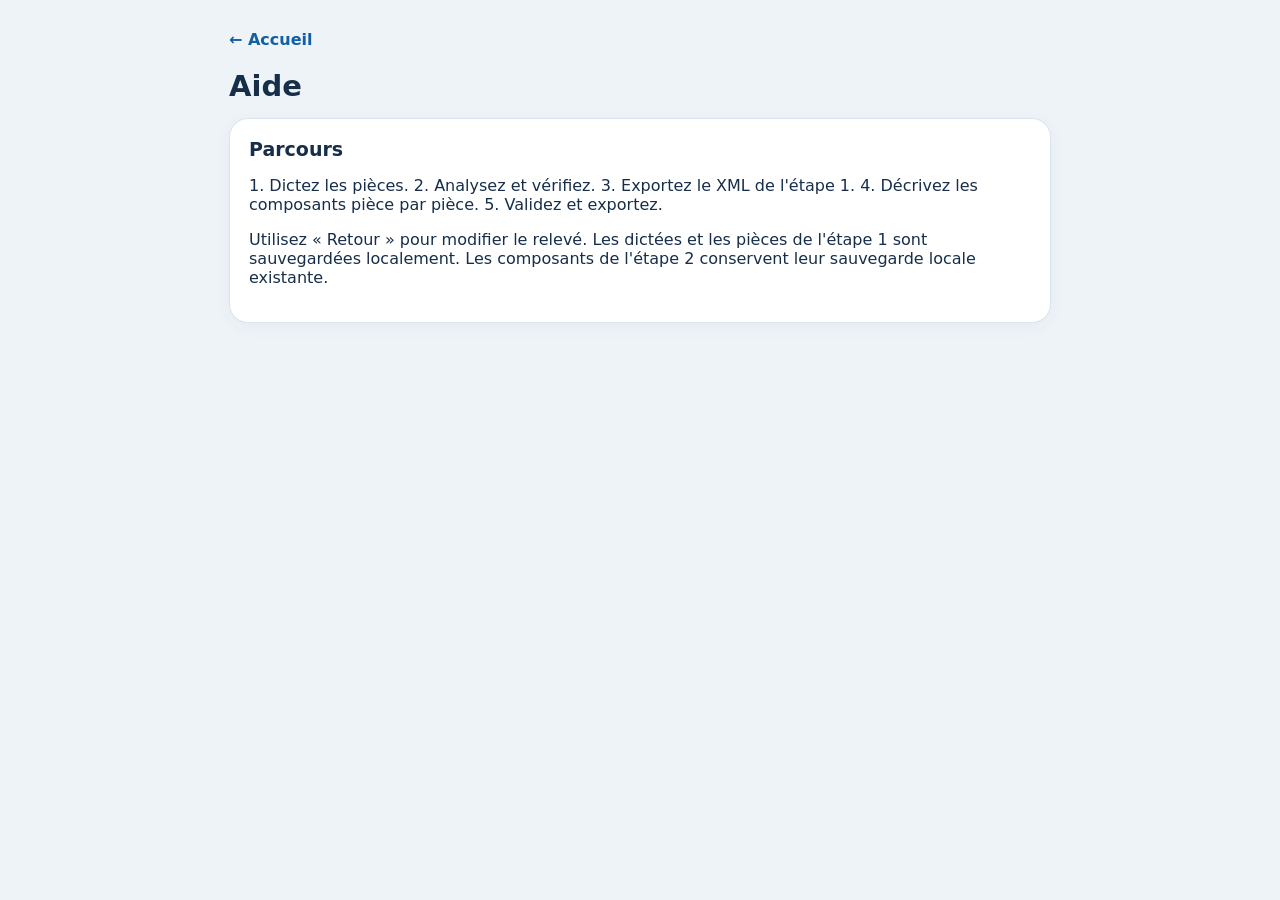
<file: app/src/main/assets/accueil/aide.html>
<!doctype html><html lang="fr"><meta charset="utf-8"><meta name="viewport" content="width=device-width,initial-scale=1"><link rel="stylesheet" href="../shared/theme.css"><main><nav class="topbar"><a class="back-link" href="index.html">← Accueil</a></nav><h1>Aide</h1><section><h2>Parcours</h2><p>1. Dictez les pièces. 2. Analysez et vérifiez. 3. Exportez le XML de l'étape 1. 4. Décrivez les composants pièce par pièce. 5. Validez et exportez.</p><p>Utilisez « Retour » pour modifier le relevé. Les dictées et les pièces de l'étape 1 sont sauvegardées localement. Les composants de l'étape 2 conservent leur sauvegarde locale existante.</p></section></main></html>
</file>
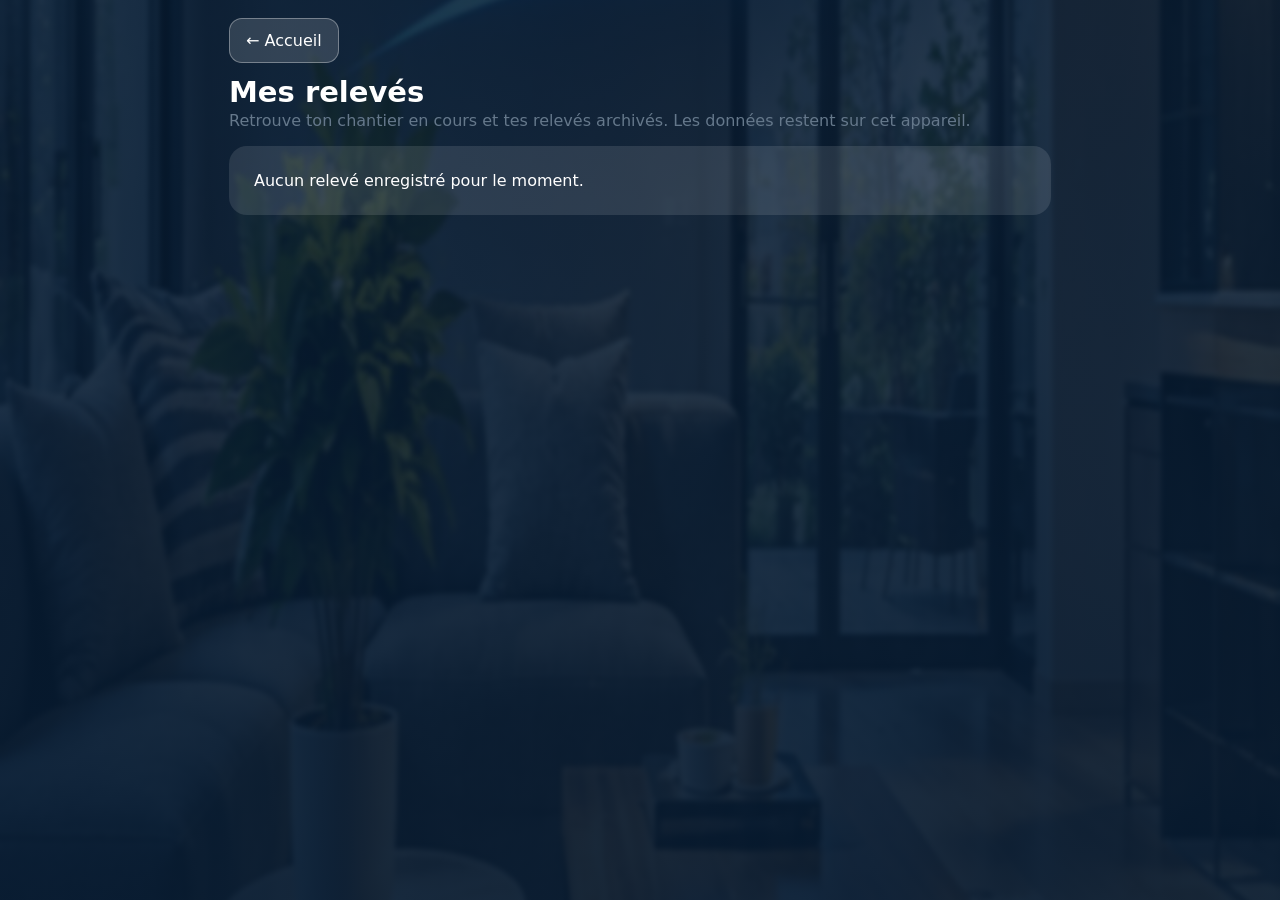
<file: app/src/main/assets/accueil/releves.html>
<!doctype html><html lang="fr"><head><meta charset="utf-8"><meta name="viewport" content="width=device-width,initial-scale=1,viewport-fit=cover"><title>Relevé Immo — Mes relevés</title><link rel="stylesheet" href="../shared/theme.css"><style>
body{margin:0;min-height:100vh;background:linear-gradient(#071b31d9,#071b31ed),url('salon.jpg') center/cover fixed;color:#fff;font-family:system-ui,sans-serif}main{max-width:720px;margin:auto;padding:20px 16px 80px}.back{display:inline-block;color:#fff;text-decoration:none;background:#ffffff25;border:1px solid #ffffff55;border-radius:13px;padding:12px 16px}h1{font-size:2rem;margin:30px 0 6px}p.intro{color:#d9eaff}article{background:#f8fbfff5;color:#142842;border-radius:20px;padding:19px;margin:15px 0;box-shadow:0 10px 30px #0004}article h2{margin:0 0 9px;font-size:1.25rem}article p{line-height:1.5;color:#41536b}button{border:0;border-radius:12px;background:linear-gradient(120deg,#159dec,#064da9);color:#fff;font:inherit;font-weight:700;padding:13px 17px;min-height:46px;cursor:pointer}button:disabled{opacity:.5}#message{color:#fff3b4}#empty{padding:25px;background:#ffffff1c;border-radius:18px}small{color:#62758b}
</style></head><body><main><a class="back" href="index.html">← Accueil</a><h1>Mes relevés</h1><p class="intro">Retrouve ton chantier en cours et tes relevés archivés. Les données restent sur cet appareil.</p><div id="message" role="status"></div><div id="entries"></div><p id="empty" hidden>Aucun relevé enregistré pour le moment.</p></main><script>
(function(){'use strict';
const KEY='releve_immo_draft_v2',ARCHIVES='releve_immo_archives_v1',STEP2='releve_immo_etape2_pieces_v1';
const entries=document.getElementById('entries'),message=document.getElementById('message');
function getJSON(key,fallback){try{const x=JSON.parse(localStorage.getItem(key)||'null');return x===null?fallback:x}catch(e){message.textContent='Certaines sauvegardes sont illisibles. Elles n’ont pas été supprimées.';return fallback}}
function summary(d){if(!d)return 'Composants enregistrés sans brouillon de l’étape 1';const count=Array.isArray(d.rooms)?d.rooms.length:0;const names=(d.rooms||[]).slice(0,3).map(r=>r.name).filter(Boolean).join(', ');return count+' pièce(s)'+(names?' · '+names:'')}
function date(t){try{return new Date(t).toLocaleString('fr-FR')}catch(e){return 'Date inconnue'}}
function add(title,description,onOpen){const card=document.createElement('article');const h=document.createElement('h2');h.textContent=title;const p=document.createElement('p');p.textContent=description;const b=document.createElement('button');b.textContent='Ouvrir et modifier';b.onclick=onOpen;card.append(h,p,b);entries.append(card)}
const current=getJSON(KEY,null),step2=localStorage.getItem(STEP2),archives=getJSON(ARCHIVES,[]);
if(current||step2)add('Chantier en cours',summary(current)+(current?.updated?' · '+date(current.updated):''),()=>location.href='../etape1/index.html');
if(Array.isArray(archives))archives.slice().reverse().forEach((a,reverseIndex)=>{
 const i=archives.length-1-reverseIndex;let draft=null;try{draft=a.draft?JSON.parse(a.draft):null}catch(e){}
 add('Relevé archivé · '+date(a.savedAt),summary(draft),()=>{
   if(!confirm('Ouvrir ce relevé archivé ? Le chantier en cours sera archivé automatiquement avant restauration.'))return;
   try{
     // Écriture des archives en premier : ne jamais remplacer le chantier actuel sans copie.
     const updated=JSON.parse(localStorage.getItem(ARCHIVES)||'[]');
     if(!Array.isArray(updated)||!updated[i]||updated[i].id!==a.id)throw Error('Archive modifiée : recharge la page');
     const oldDraft=localStorage.getItem(KEY),oldStep2=localStorage.getItem(STEP2);
     if(oldDraft||oldStep2)updated.push({id:Date.now()+'-'+Math.random().toString(36).slice(2),savedAt:Date.now(),draft:oldDraft,step2:oldStep2});
     // Conserver l'archive sélectionnée pour pouvoir revenir à cet état.
     localStorage.setItem(ARCHIVES,JSON.stringify(updated));
     if(a.draft!==null&&a.draft!==undefined)localStorage.setItem(KEY,a.draft);else localStorage.removeItem(KEY);
     if(a.step2!==null&&a.step2!==undefined)localStorage.setItem(STEP2,a.step2);else localStorage.removeItem(STEP2);
     location.href='../etape1/index.html';
   }catch(e){message.textContent='Restauration impossible : '+e.message+' ; les archives sont conservées.'}
 });
});
document.getElementById('empty').hidden=!!entries.children.length;
})();
</script></body></html>
</file>
<file: app/src/main/assets/shared/theme.css>
:root{--blue:#0964cc;--dark:#0d1c30;--ink:#172e49;--muted:#65788b;--edge:#d9e3ee;--bg:#eef3f8;font-family:system-ui,-apple-system,Roboto,sans-serif}
*{box-sizing:border-box}html{scroll-behavior:smooth}body{background:var(--bg);color:var(--ink);margin:0;padding:0;font-family:system-ui,-apple-system,Roboto,sans-serif}button,input,textarea,select{font:inherit}button{cursor:pointer;touch-action:manipulation}button:disabled{opacity:.48;cursor:default}button:focus-visible,a:focus-visible,input:focus-visible,textarea:focus-visible,select:focus-visible{outline:3px solid #52a8ff;outline-offset:2px}
body:not(.home) main{max-width:850px;margin:auto;padding:18px 14px 90px}body:not(.home) main>h1{margin:12px 0 0;font-size:29px}body:not(.home) main>p:first-of-type{color:var(--muted);margin-top:2px}body:not(.home) section{background:white;border:1px solid var(--edge);border-radius:19px;padding:19px;margin:15px 0;box-shadow:0 4px 18px #153e650b}body:not(.home) section h2{font-size:19px;margin:0 0 12px}body:not(.home) button{border:0;background:#155da7;color:#fff;border-radius:12px;padding:12px 15px;min-height:45px;margin:5px 4px 5px 0;font-weight:650;max-width:100%}body:not(.home) input,body:not(.home) textarea,body:not(.home) select{border:1px solid #cddbe8;border-radius:11px;background:#fbfdff;color:var(--ink);padding:12px;width:100%;max-width:100%;min-height:44px}body:not(.home) textarea{min-height:130px;resize:vertical}body:not(.home) label{display:block;font-size:13px;font-weight:650;margin:10px 0 5px}body:not(.home) .muted{color:var(--muted)}body:not(.home) .room{border:1px solid var(--edge);border-radius:13px;padding:14px;margin:10px 0;background:#fbfdff}body:not(.home) #mic,body:not(.home) #mic2{display:block;width:100%;min-height:66px;background:#077c7d;font-size:18px}body:not(.home) #stop,body:not(.home) #stop2,body:not(.home) .delete-component,body:not(.home) #clearrooms{background:#a63e45}body:not(.home) #add,body:not(.home) #addcomponent{background:#e4f0fb;color:#115a9a}body:not(.home) #nextstep,body:not(.home) #nextPiece{background:#0868cf}body:not(.home) small{display:block;color:var(--muted);margin:10px 0}body:not(.home) details{border:1px solid var(--edge);padding:12px;border-radius:12px;margin:10px 0}body:not(.home) summary{cursor:pointer;font-weight:650}
.topbar{display:flex;align-items:center;justify-content:space-between;gap:12px;margin:4px 0 12px}.back-link{display:inline-flex;align-items:center;gap:8px;color:#125fa3;font-weight:750;text-decoration:none;padding:8px 0}.step-label{font-size:12px;color:var(--muted);font-weight:650}.step-track{display:flex;gap:5px;margin:10px 0 18px}.step-track span{height:5px;border-radius:10px;background:#d7e4f1;flex:1}.step-track span.active{background:#0a71d8}.step-track span.done{background:#54b6b2}
.home{min-height:100vh;color:white;background:linear-gradient(180deg,#091b2bb0 0%,#07192c8c 40%,#08192fe8 100%),url('../accueil/salon.jpg') center/cover fixed no-repeat}.home-shell{min-height:100vh;max-width:560px;margin:auto;padding:36px 22px 30px;display:flex;flex-direction:column}.home-head{display:flex;justify-content:flex-end}.settings{color:#fff;text-decoration:none;font-size:26px;padding:9px;border:1px solid #ffffff5c;border-radius:13px;background:#ffffff1c}.brand{text-align:center;margin:35px 0 46px}.house-logo{font-size:76px;line-height:1;filter:drop-shadow(0 4px 15px #0006)}.brand h1{font-size:clamp(34px,9vw,49px);letter-spacing:-1.8px;margin:15px 0 4px}.brand h1 span{color:#44b8ff}.brand p{margin:0;font-size:15px;color:#eef5fc}.glow-line{height:3px;width:64%;margin:23px auto 0;background:linear-gradient(90deg,transparent,#55c8ff,transparent);border-radius:9px}.home-actions{display:grid;gap:13px;margin-top:auto}.home-action{display:flex;align-items:center;gap:17px;text-decoration:none;color:#fff;border:1px solid #ffffff8a;border-radius:24px;padding:17px 18px;min-height:89px;background:#ffffff30;backdrop-filter:blur(12px);box-shadow:0 9px 20px #0002}.home-action.primary{background:linear-gradient(115deg,#00a9fa,#0759c9 65%,#063a99);border:2px solid #5ccaff}.action-icon{font-size:33px;width:43px;text-align:center}.action-copy{flex:1}.action-copy strong{display:block;font-size:19px}.action-copy small{display:block;font-size:12px;margin-top:4px;color:#e5effc}.action-arrow{font-size:27px}.home-utilities{display:grid;grid-template-columns:repeat(4,minmax(0,1fr));gap:8px;margin-top:22px}.utility{color:#fff;text-decoration:none;text-align:center;border:1px solid #ffffff59;background:#ffffff19;border-radius:16px;padding:12px 2px;min-height:92px;backdrop-filter:blur(9px)}.utility b{display:block;font-size:24px}.utility span{display:block;font-size:11px;font-weight:650;margin-top:6px}.home-note{color:#e6f3ffb8;font-size:11px;text-align:center;margin:17px 0 0}
@media(max-width:410px){.home-shell{padding:20px 14px}.brand{margin:20px 0 28px}.house-logo{font-size:58px}.home-action{min-height:77px;padding:12px 14px}.action-copy strong{font-size:17px}.home-utilities{margin-top:14px}.utility{min-height:78px}}
</file>
